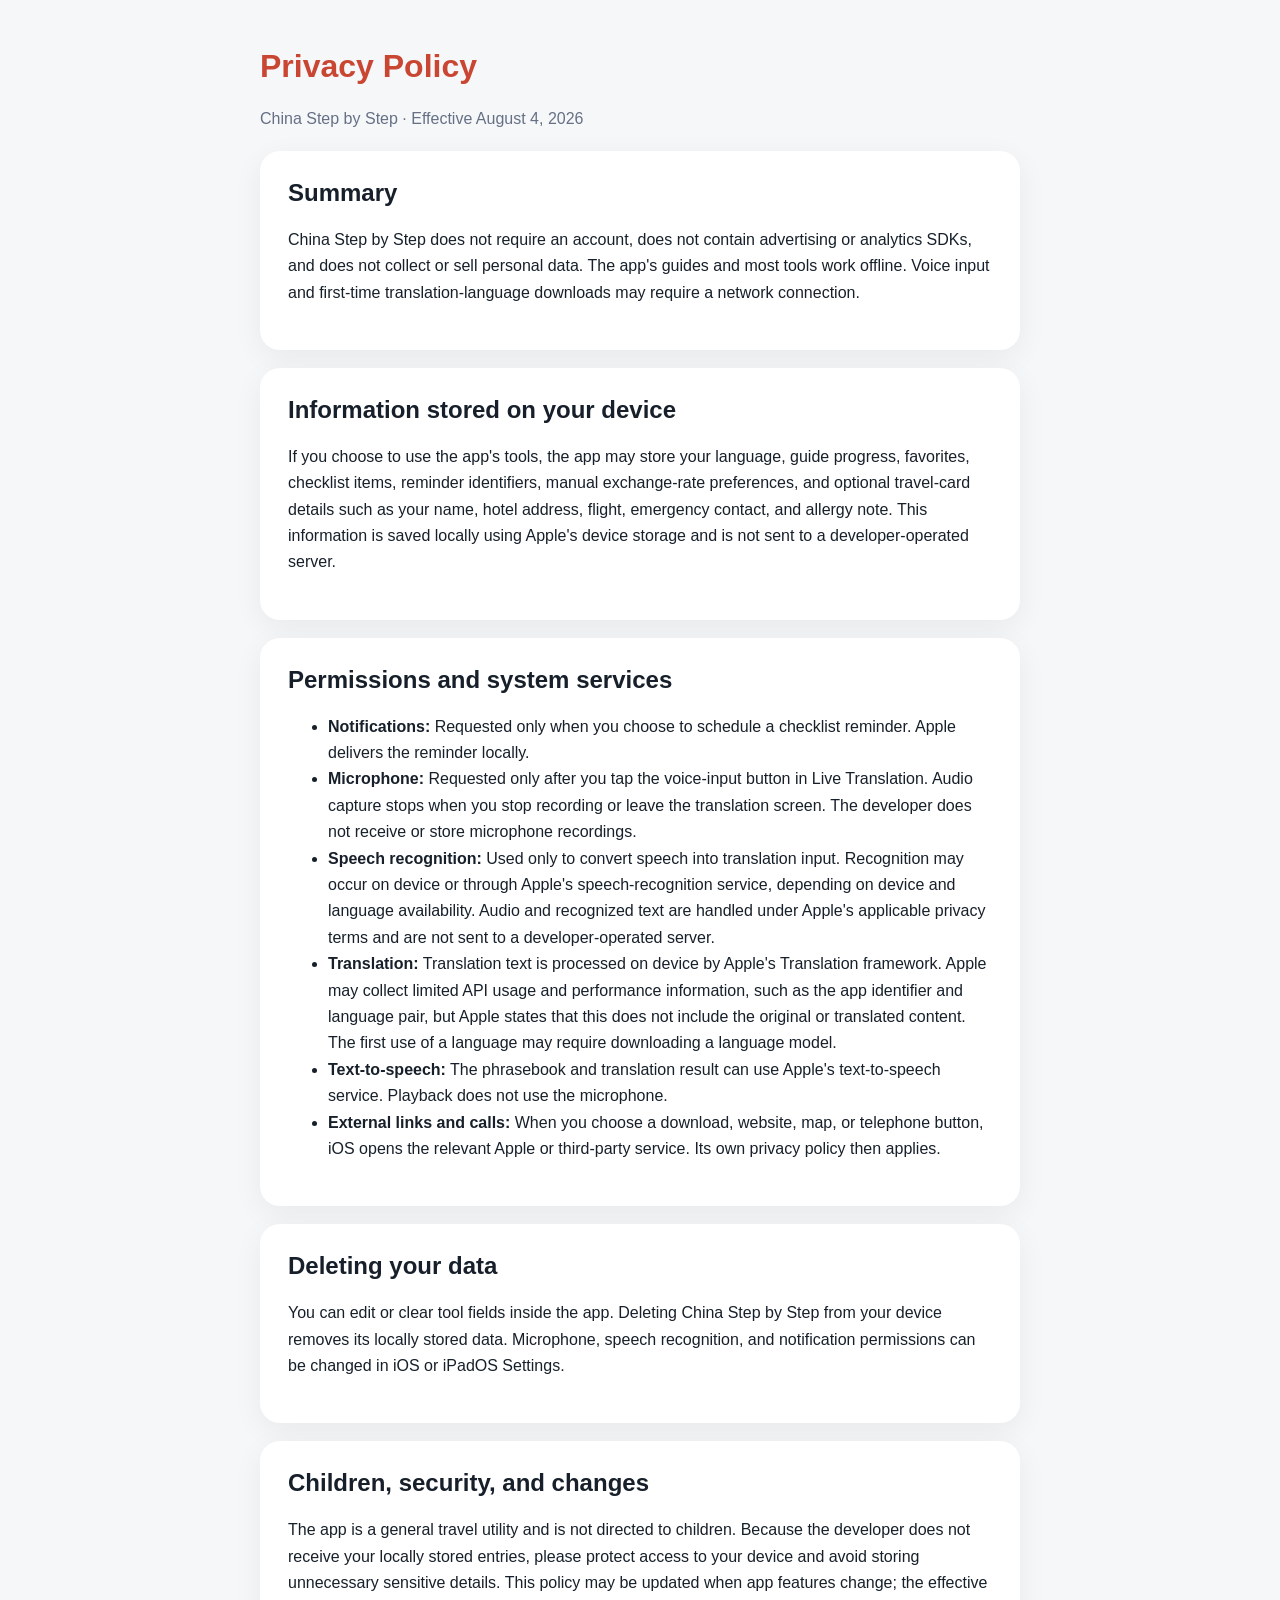
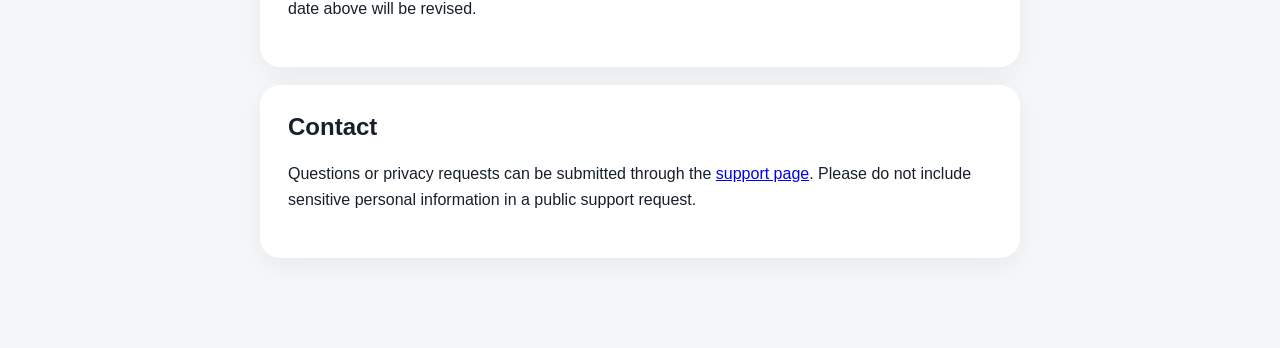
<file: index.html>
<!doctype html>
<html lang="en">
<head>
  <meta charset="utf-8">
  <meta name="viewport" content="width=device-width, initial-scale=1">
  <title>China Step by Step Privacy Policy</title>
  <style>
    :root { color-scheme: light dark; font-family: -apple-system, BlinkMacSystemFont, "Segoe UI", sans-serif; }
    body { margin: 0; background: #f6f7f9; color: #17202a; }
    main { max-width: 760px; margin: 0 auto; padding: 48px 20px 72px; }
    .card { background: white; border-radius: 20px; padding: 28px; margin: 18px 0; box-shadow: 0 8px 30px rgba(0,0,0,.06); }
    h1, h2 { margin-top: 0; } h1 { color: #c94732; } p, li { line-height: 1.65; }
    .muted { color: #667085; }
    @media (prefers-color-scheme: dark) { body { background: #111418; color: #f3f4f6; } .card { background: #1d2229; } .muted { color: #aeb7c4; } }
  </style>
</head>
<body>
<main>
  <h1>Privacy Policy</h1>
  <p class="muted">China Step by Step · Effective August 4, 2026</p>

  <section class="card">
    <h2>Summary</h2>
    <p>China Step by Step does not require an account, does not contain advertising or analytics SDKs, and does not collect or sell personal data. The app's guides and most tools work offline. Voice input and first-time translation-language downloads may require a network connection.</p>
  </section>

  <section class="card">
    <h2>Information stored on your device</h2>
    <p>If you choose to use the app's tools, the app may store your language, guide progress, favorites, checklist items, reminder identifiers, manual exchange-rate preferences, and optional travel-card details such as your name, hotel address, flight, emergency contact, and allergy note. This information is saved locally using Apple's device storage and is not sent to a developer-operated server.</p>
  </section>

  <section class="card">
    <h2>Permissions and system services</h2>
    <ul>
      <li><strong>Notifications:</strong> Requested only when you choose to schedule a checklist reminder. Apple delivers the reminder locally.</li>
      <li><strong>Microphone:</strong> Requested only after you tap the voice-input button in Live Translation. Audio capture stops when you stop recording or leave the translation screen. The developer does not receive or store microphone recordings.</li>
      <li><strong>Speech recognition:</strong> Used only to convert speech into translation input. Recognition may occur on device or through Apple's speech-recognition service, depending on device and language availability. Audio and recognized text are handled under Apple's applicable privacy terms and are not sent to a developer-operated server.</li>
      <li><strong>Translation:</strong> Translation text is processed on device by Apple's Translation framework. Apple may collect limited API usage and performance information, such as the app identifier and language pair, but Apple states that this does not include the original or translated content. The first use of a language may require downloading a language model.</li>
      <li><strong>Text-to-speech:</strong> The phrasebook and translation result can use Apple's text-to-speech service. Playback does not use the microphone.</li>
      <li><strong>External links and calls:</strong> When you choose a download, website, map, or telephone button, iOS opens the relevant Apple or third-party service. Its own privacy policy then applies.</li>
    </ul>
  </section>

  <section class="card">
    <h2>Deleting your data</h2>
    <p>You can edit or clear tool fields inside the app. Deleting China Step by Step from your device removes its locally stored data. Microphone, speech recognition, and notification permissions can be changed in iOS or iPadOS Settings.</p>
  </section>

  <section class="card">
    <h2>Children, security, and changes</h2>
    <p>The app is a general travel utility and is not directed to children. Because the developer does not receive your locally stored entries, please protect access to your device and avoid storing unnecessary sensitive details. This policy may be updated when app features change; the effective date above will be revised.</p>
  </section>

  <section class="card">
    <h2>Contact</h2>
    <p>Questions or privacy requests can be submitted through the <a href="support.html">support page</a>. Please do not include sensitive personal information in a public support request.</p>
  </section>
</main>
</body>
</html>
</file>
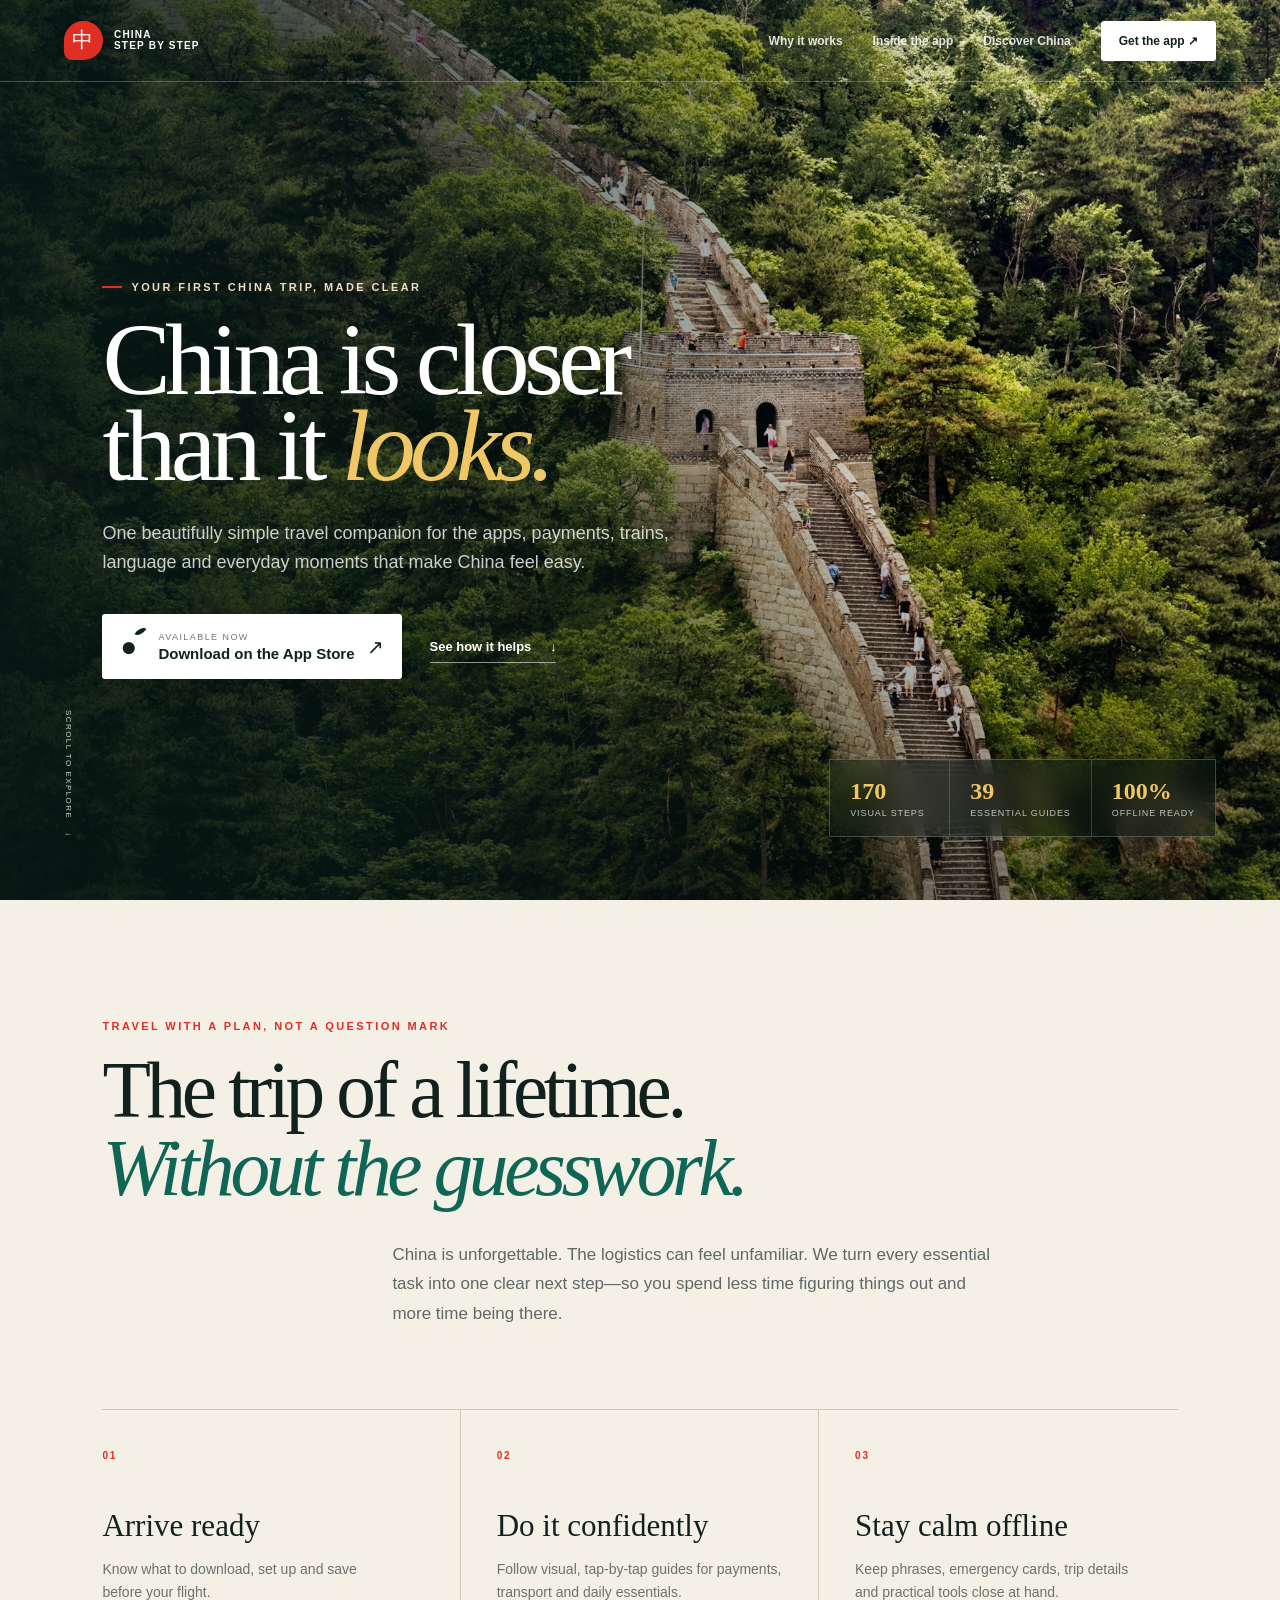
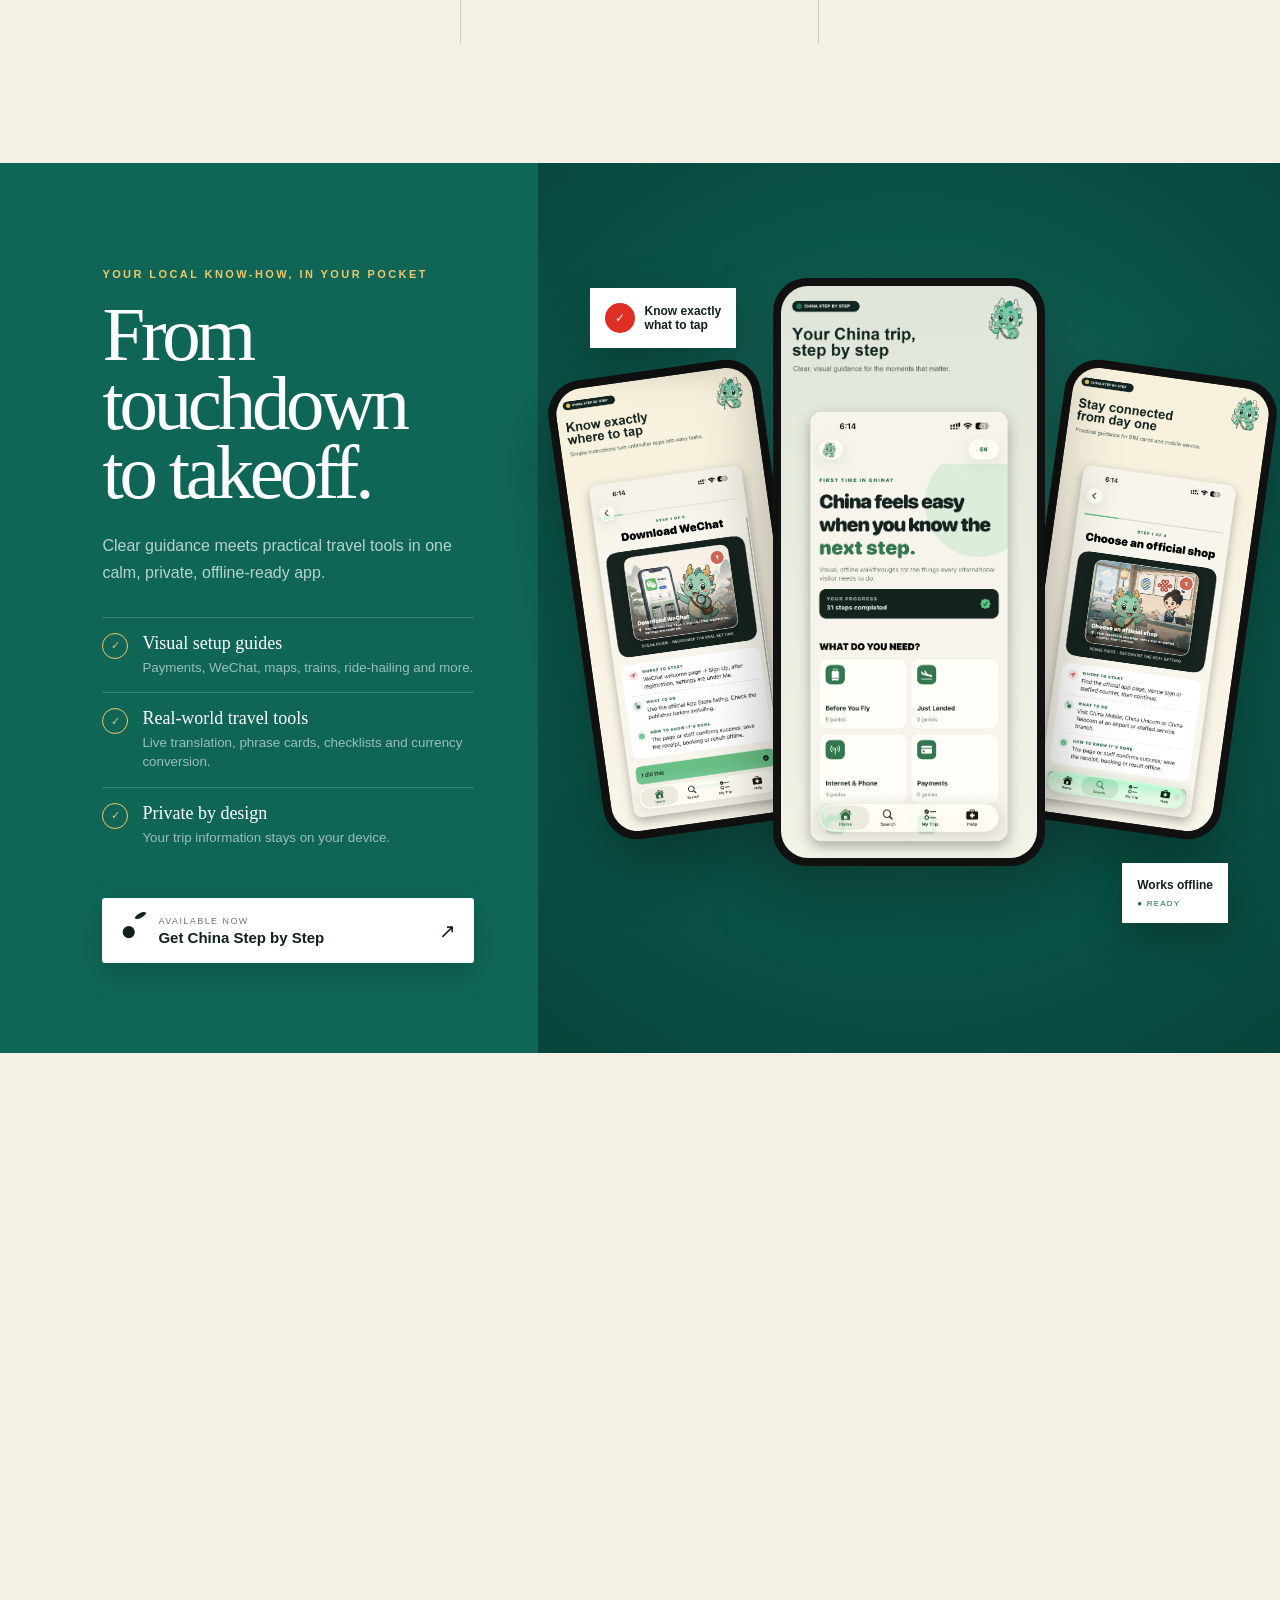
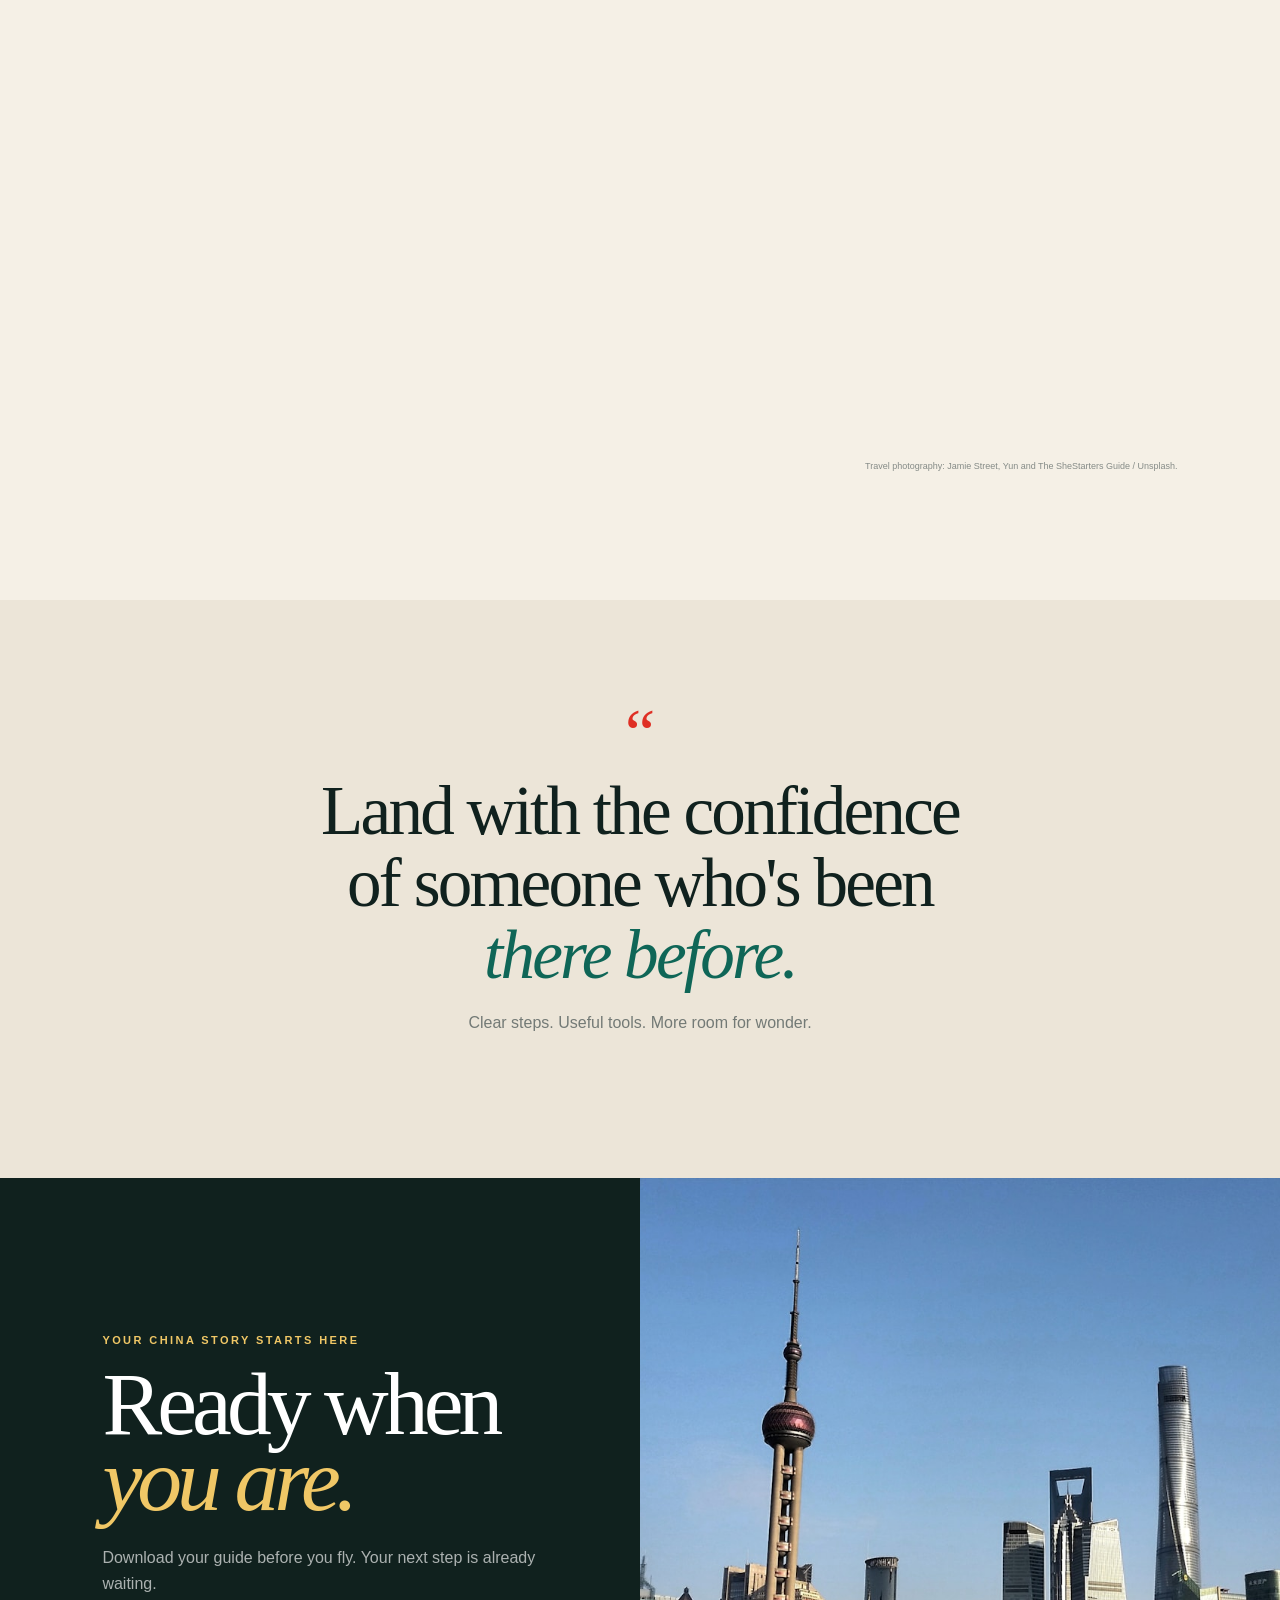
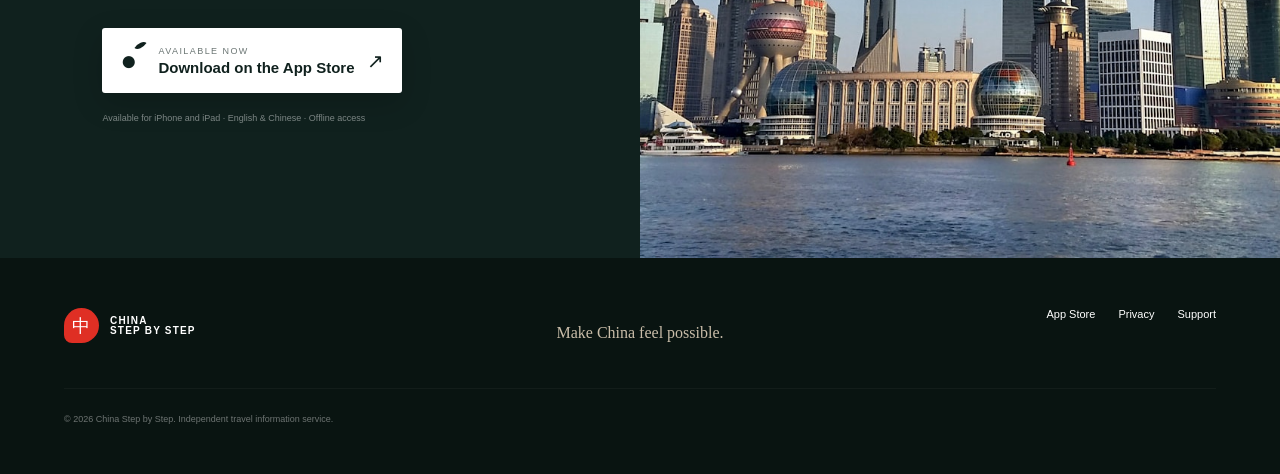
<file: product-site/index.html>
<!doctype html>
<html lang="en">
<head>
  <meta charset="utf-8">
  <meta name="viewport" content="width=device-width,initial-scale=1">
  <title>China Step by Step — Your China trip, made clear</title>
  <meta name="description" content="The offline-ready visual travel companion for payments, apps, trains, translation and everyday life in China.">
  <meta property="og:title" content="China Step by Step — Your China trip, made clear">
  <meta property="og:description" content="The offline-ready visual travel companion for your first trip to China.">
  <meta property="og:image" content="https://kirala-git.github.io/china-step-by-step-privacy/product-site/launch-assets/og.png">
  <meta property="og:type" content="website">
  <meta property="og:url" content="https://kirala-git.github.io/china-step-by-step-privacy/product-site/">
  <meta name="twitter:card" content="summary_large_image">
  <link rel="stylesheet" href="launch.css">
  <script defer src="launch.js"></script>
</head>
<body>
<main>
  <nav class="nav">
    <a class="logo" href="#top"><span>中</span><b>CHINA<br>STEP BY STEP</b></a>
    <div class="nav-links" id="nav-links">
      <a href="#why">Why it works</a><a href="#inside">Inside the app</a><a href="#discover">Discover China</a>
      <a class="nav-cta" href="https://apps.apple.com/app/id6795864818" target="_blank" rel="noreferrer">Get the app ↗</a>
    </div>
    <button class="menu" id="menu" aria-label="Toggle menu">☰</button>
  </nav>

  <header class="hero" id="top">
    <img class="hero-image" src="launch-assets/attractions/great-wall.jpg" alt="The Great Wall of China winding through green mountains">
    <div class="hero-shade"></div>
    <div class="hero-copy">
      <div class="eyebrow"><span></span> YOUR FIRST CHINA TRIP, MADE CLEAR</div>
      <h1>China is closer<br>than it <em>looks.</em></h1>
      <p>One beautifully simple travel companion for the apps, payments, trains, language and everyday moments that make China feel easy.</p>
      <div class="hero-actions">
        <a class="store-button light" href="https://apps.apple.com/app/id6795864818" target="_blank" rel="noreferrer"><span class="apple">●</span><span><small>Available now</small><b>Download on the App Store</b></span><span class="arrow">↗</span></a>
        <a class="text-link" href="#inside">See how it helps <span>↓</span></a>
      </div>
    </div>
    <div class="hero-proof"><div><b>170</b><span>visual steps</span></div><div><b>39</b><span>essential guides</span></div><div><b>100%</b><span>offline ready</span></div></div>
    <div class="scroll-note">SCROLL TO EXPLORE <span>↓</span></div>
  </header>

  <section class="confidence" id="why">
    <div class="section-intro reveal"><p class="kicker">TRAVEL WITH A PLAN, NOT A QUESTION MARK</p><h2>The trip of a lifetime.<br><i>Without the guesswork.</i></h2><p class="lead">China is unforgettable. The logistics can feel unfamiliar. We turn every essential task into one clear next step—so you spend less time figuring things out and more time being there.</p></div>
    <div class="feature-row reveal">
      <article><span>01</span><h3>Arrive ready</h3><p>Know what to download, set up and save before your flight.</p></article>
      <article><span>02</span><h3>Do it confidently</h3><p>Follow visual, tap-by-tap guides for payments, transport and daily essentials.</p></article>
      <article><span>03</span><h3>Stay calm offline</h3><p>Keep phrases, emergency cards, trip details and practical tools close at hand.</p></article>
    </div>
  </section>

  <section class="product" id="inside">
    <div class="product-copy reveal">
      <p class="kicker light-kicker">YOUR LOCAL KNOW-HOW, IN YOUR POCKET</p><h2>From touchdown<br>to takeoff.</h2>
      <p>Clear guidance meets practical travel tools in one calm, private, offline-ready app.</p>
      <ul>
        <li><span>✓</span><div><b>Visual setup guides</b><small>Payments, WeChat, maps, trains, ride-hailing and more.</small></div></li>
        <li><span>✓</span><div><b>Real-world travel tools</b><small>Live translation, phrase cards, checklists and currency conversion.</small></div></li>
        <li><span>✓</span><div><b>Private by design</b><small>Your trip information stays on your device.</small></div></li>
      </ul>
      <a class="store-button light" href="https://apps.apple.com/app/id6795864818" target="_blank" rel="noreferrer"><span class="apple">●</span><span><small>Available now</small><b>Get China Step by Step</b></span><span class="arrow">↗</span></a>
    </div>
    <div class="phones reveal" aria-label="China Step by Step app screenshots">
      <div class="phone phone-left"><img src="launch-assets/app-guide.png" alt="Step-by-step WeChat setup guide"></div>
      <div class="phone phone-center"><img src="launch-assets/app-home.png" alt="China Step by Step home screen"></div>
      <div class="phone phone-right"><img src="launch-assets/app-tools.png" alt="Practical travel tools"></div>
      <div class="float-card card-one"><span>✓</span><b>Know exactly<br>what to tap</b></div><div class="float-card card-two"><b>Works offline</b><span>● READY</span></div>
    </div>
  </section>

  <section class="discover" id="discover">
    <div class="discover-head reveal"><div><p class="kicker">ONE COUNTRY. ENDLESS MOMENTS.</p><h2>Go further.<br><i>Feel more.</i></h2></div><p>Ancient paths, impossible peaks and electric skylines—China rewards the curious. We help you arrive ready for all of it.</p></div>
    <div class="gallery reveal">
      <figure class="tall"><img src="launch-assets/attractions/great-wall.jpg" alt="The Great Wall in Beijing"><figcaption><small>THE GREAT WALL · BEIJING</small><b>Walk through history</b></figcaption></figure>
      <figure class="wide"><img src="launch-assets/attractions/zhangjiajie.jpg" alt="Zhangjiajie mountain peaks"><figcaption><small>ZHANGJIAJIE · HUNAN</small><b>Rise above the clouds</b></figcaption></figure>
      <figure class="wide"><img src="launch-assets/attractions/shanghai.jpg" alt="Shanghai skyline"><figcaption><small>THE BUND · SHANGHAI</small><b>Meet tomorrow</b></figcaption></figure>
    </div>
    <p class="photo-credit">Travel photography: Jamie Street, Yun and The SheStarters Guide / Unsplash.</p>
  </section>

  <section class="quote reveal"><span class="quote-mark">“</span><blockquote>Land with the confidence<br>of someone who's been<br><i>there before.</i></blockquote><p>Clear steps. Useful tools. More room for wonder.</p></section>

  <section class="final-cta">
    <div class="final-copy reveal"><p class="kicker light-kicker">YOUR CHINA STORY STARTS HERE</p><h2>Ready when<br><i>you are.</i></h2><p>Download your guide before you fly. Your next step is already waiting.</p><a class="store-button light" href="https://apps.apple.com/app/id6795864818" target="_blank" rel="noreferrer"><span class="apple">●</span><span><small>Available now</small><b>Download on the App Store</b></span><span class="arrow">↗</span></a><small>Available for iPhone and iPad · English &amp; Chinese · Offline access</small></div>
    <img src="launch-assets/attractions/shanghai.jpg" alt="Shanghai skyline across the Huangpu River">
  </section>

  <footer><div class="footer-brand"><span>中</span><b>CHINA<br>STEP BY STEP</b></div><p>Make China feel possible.</p><div><a href="https://apps.apple.com/app/id6795864818" target="_blank" rel="noreferrer">App Store</a><a href="../">Privacy</a><a href="../support.html">Support</a></div><small>© 2026 China Step by Step. Independent travel information service.</small></footer>
</main>
</body>
</html>
</file>
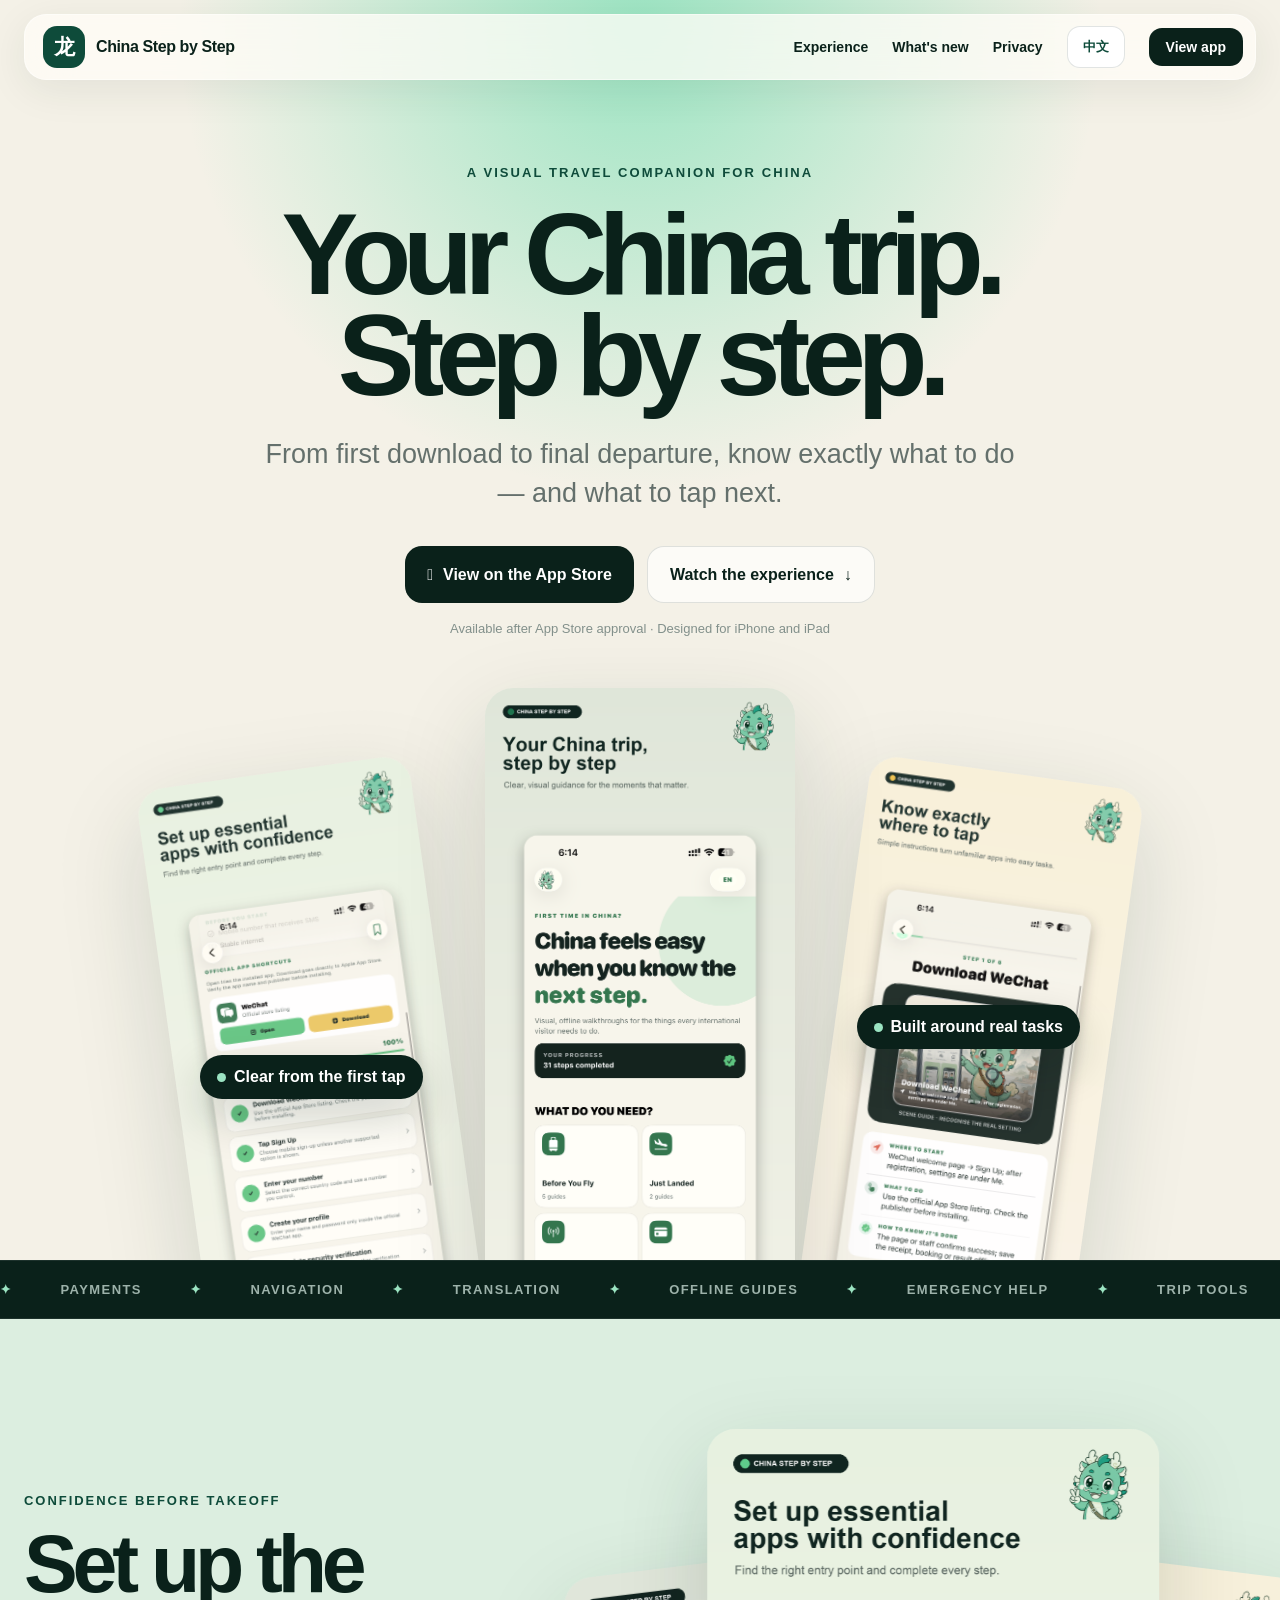
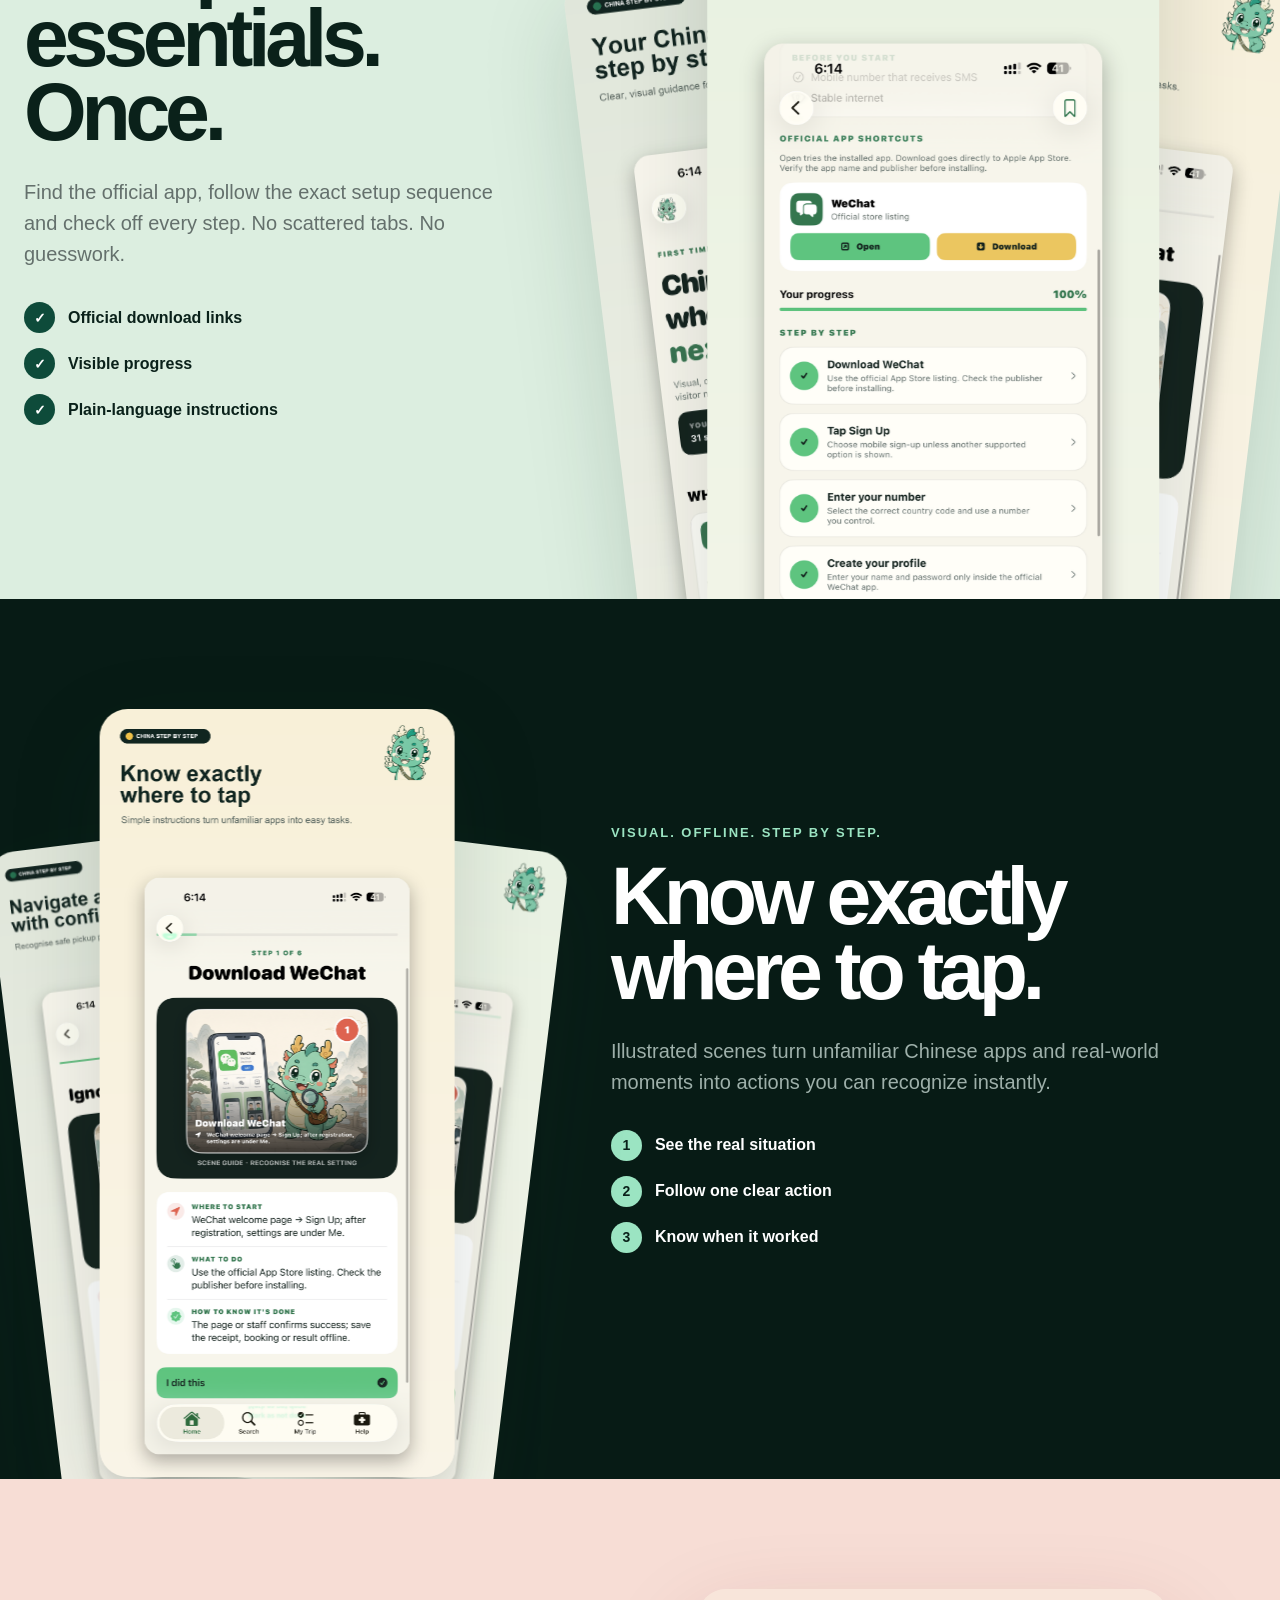
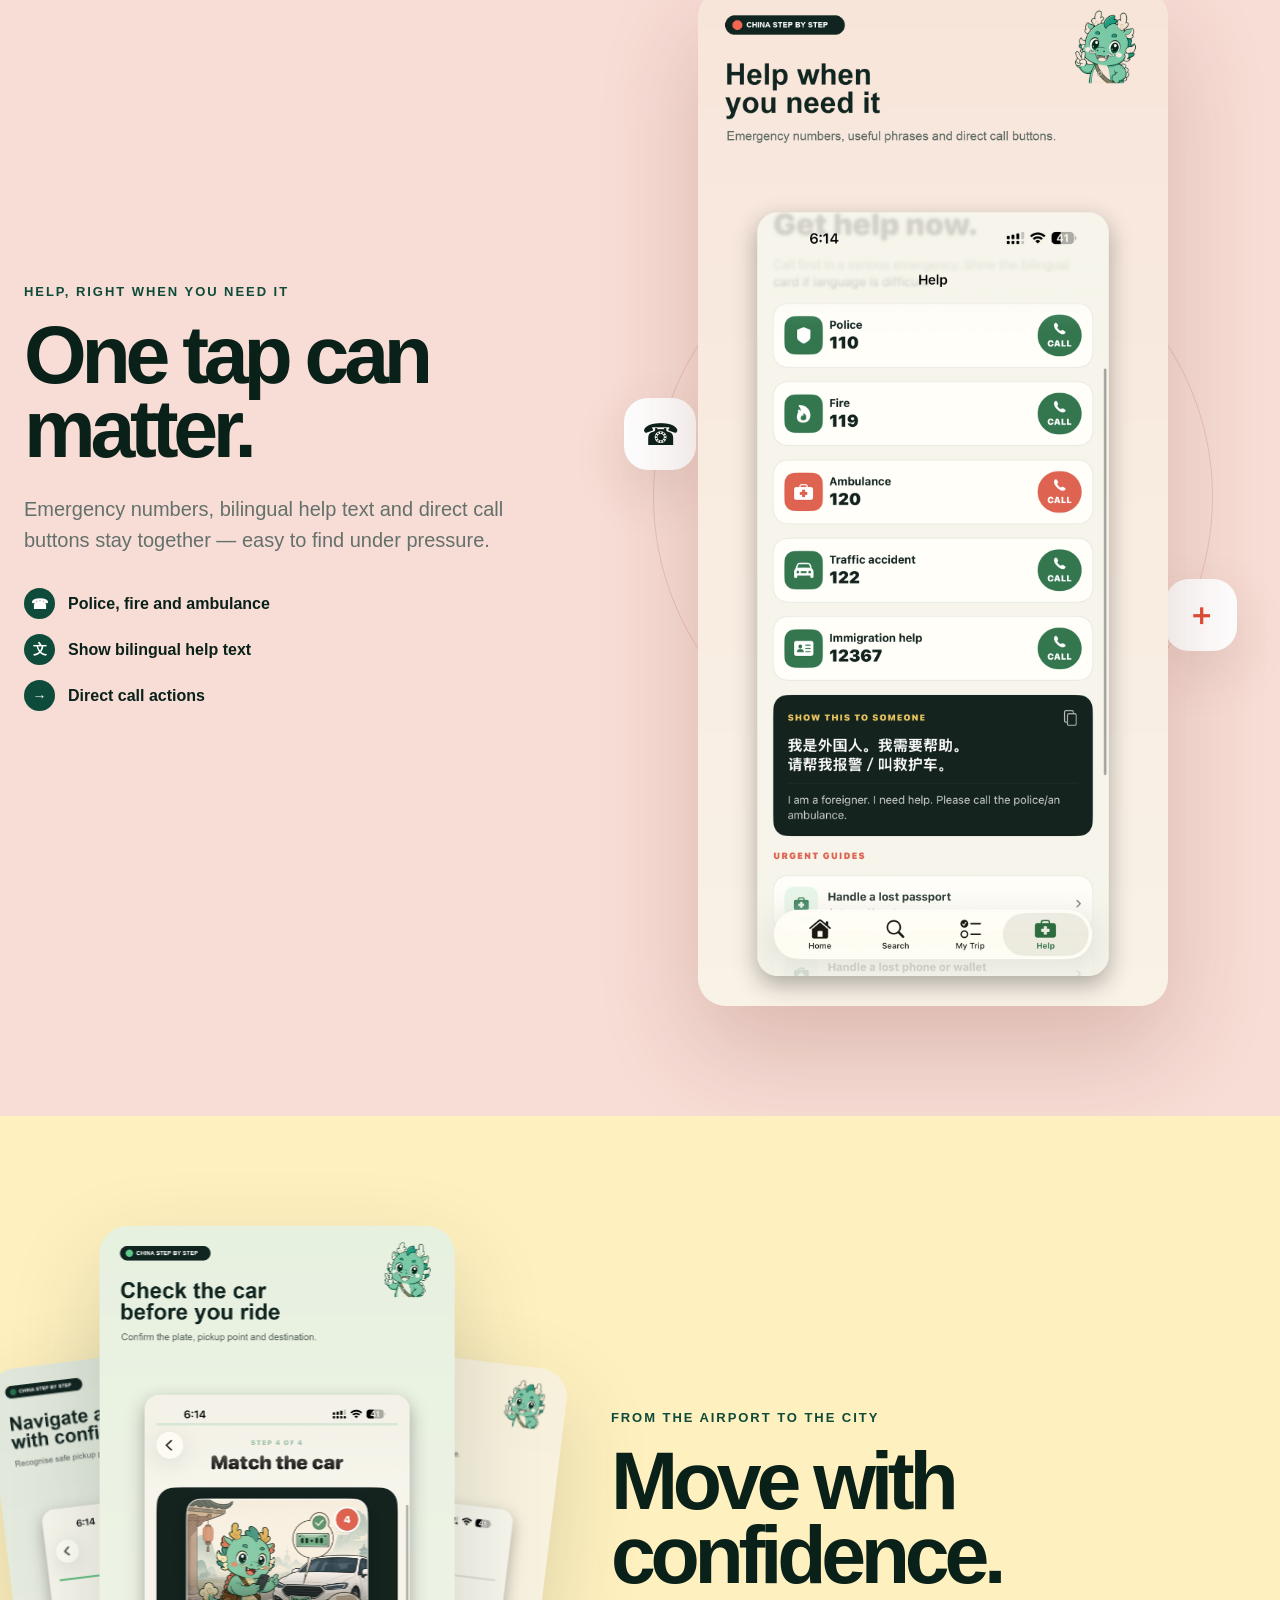
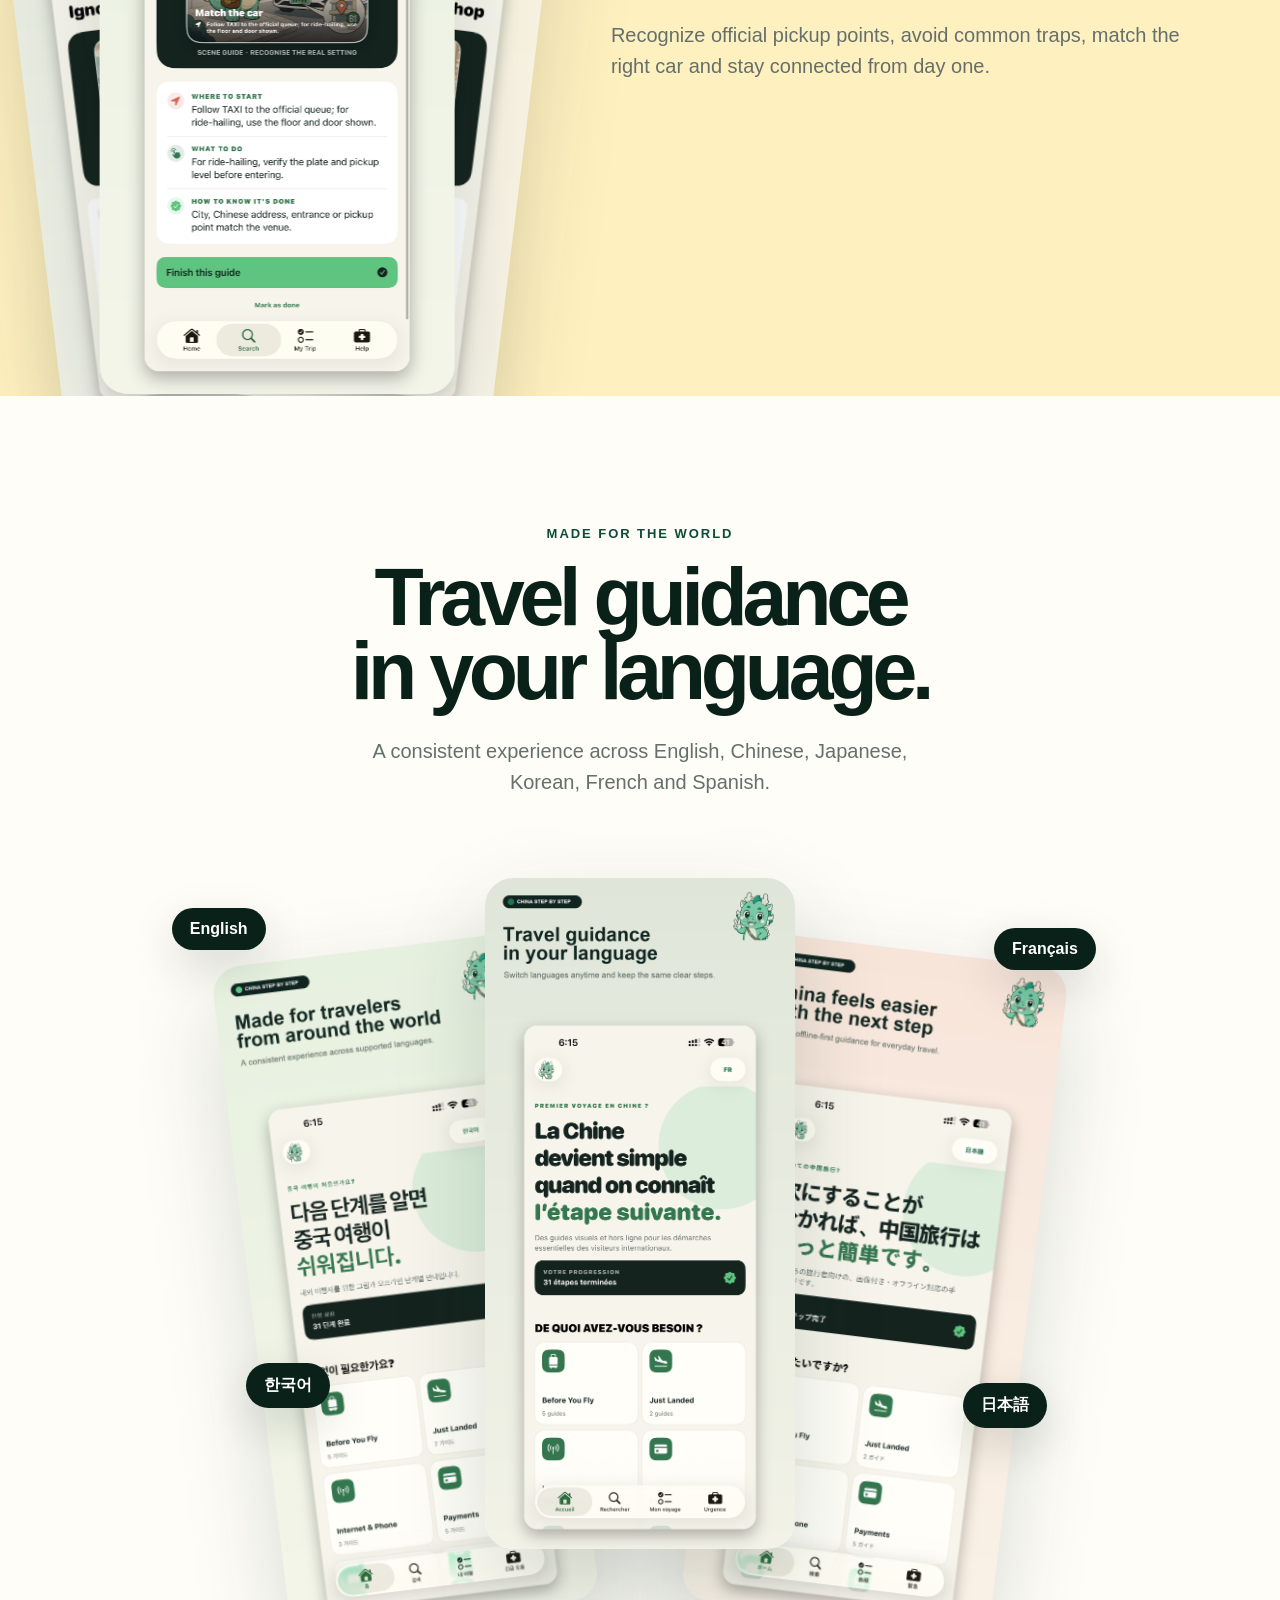
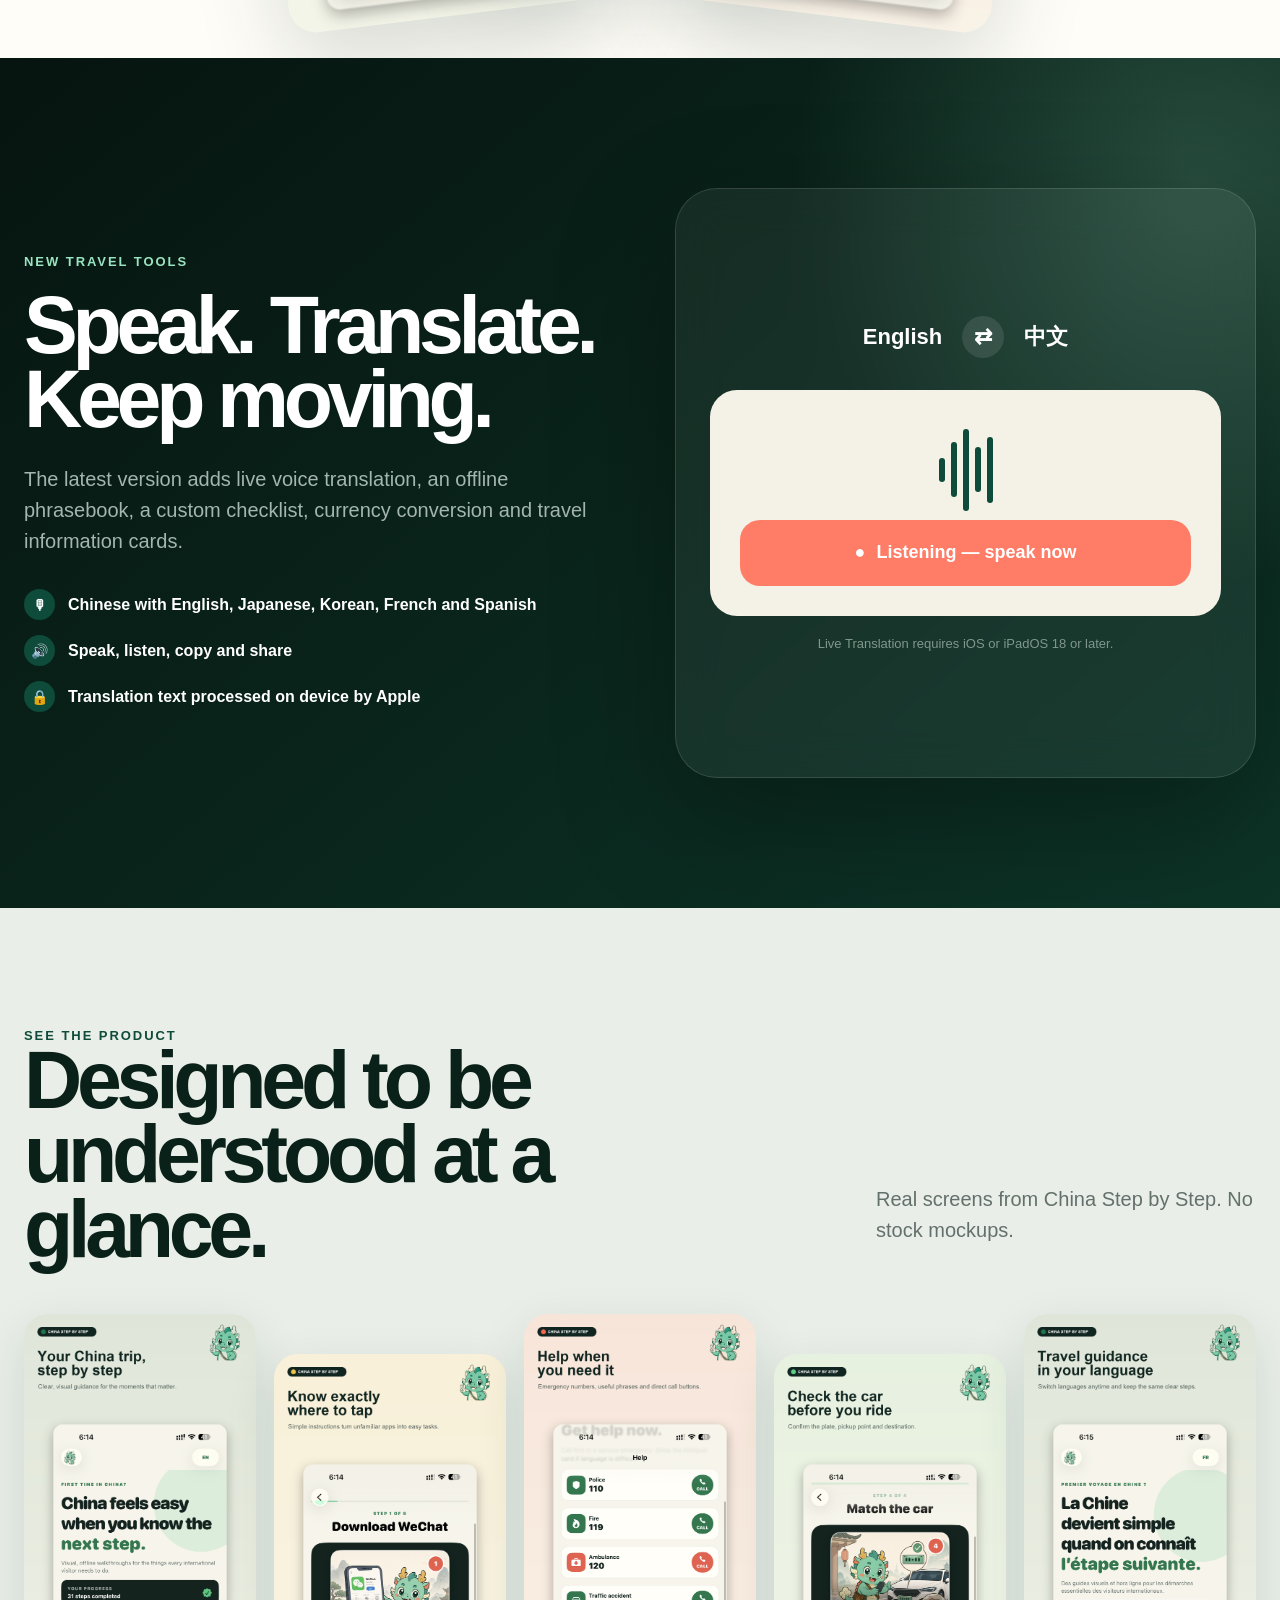
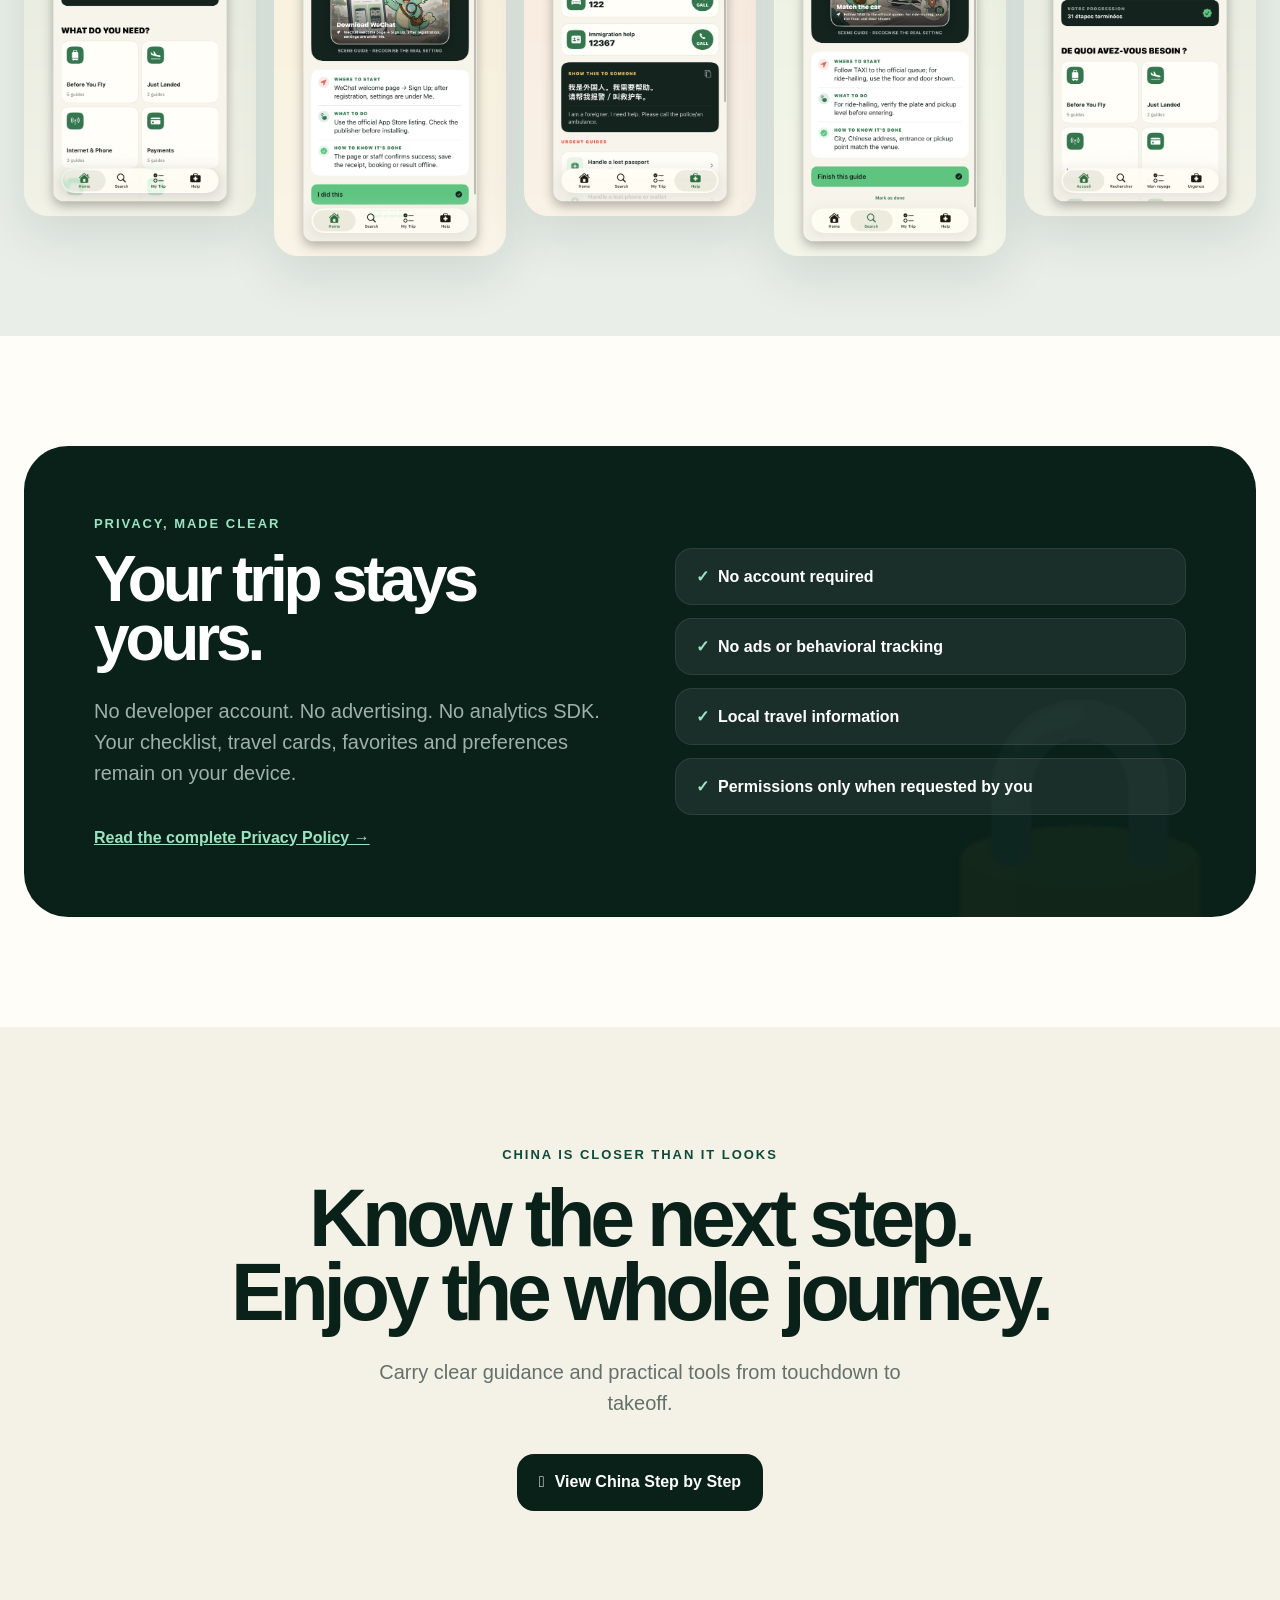
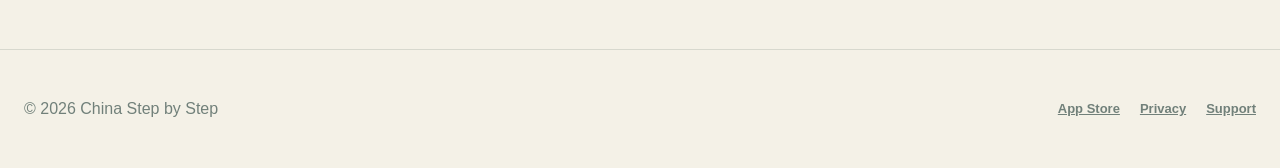
<file: product.html>
<!doctype html>
<html lang="en">
<head>
  <meta charset="utf-8">
  <meta name="viewport" content="width=device-width, initial-scale=1">
  <meta name="description" content="China Step by Step — a visual travel companion for international visitors to China.">
  <meta name="theme-color" content="#f4f1e7">
  <title>China Step by Step — Your China Trip, Step by Step</title>
  <style>
    :root{--ink:#0a211a;--green:#0e4b3a;--mint:#9be4c2;--coral:#ff7c67;--yellow:#ffd66b;--cream:#f4f1e7;--paper:#fffdf8;--muted:#64706c;--line:rgba(10,33,26,.12);--shadow:0 34px 90px rgba(19,46,37,.17)}
    *{box-sizing:border-box}html{scroll-behavior:smooth}body{margin:0;background:var(--cream);color:var(--ink);font-family:-apple-system,BlinkMacSystemFont,"SF Pro Display","Segoe UI",sans-serif;overflow-x:hidden}a{color:inherit}.wrap{width:min(1240px,calc(100% - 48px));margin:auto}.nav{position:fixed;z-index:50;left:0;right:0;top:14px}.nav-in{height:66px;padding:0 12px 0 18px;border:1px solid rgba(255,255,255,.48);border-radius:22px;background:rgba(255,253,248,.76);backdrop-filter:blur(24px);box-shadow:0 10px 40px rgba(20,45,37,.08);display:flex;align-items:center}.brand{display:flex;align-items:center;gap:11px;text-decoration:none;font-weight:900;letter-spacing:-.025em}.brand-logo{width:42px;height:42px;border-radius:14px;background:var(--green);color:white;display:grid;place-items:center;font-size:21px}.links{margin-left:auto;display:flex;align-items:center;gap:24px}.links a{text-decoration:none;font-size:14px;font-weight:750}.language{height:42px;padding:0 15px;border:1px solid var(--line);border-radius:13px;background:white;font-weight:850;color:var(--green);cursor:pointer}.store-small{padding:11px 17px;border-radius:13px;background:var(--ink);color:#fff!important;font-weight:850!important}
    .hero{min-height:1040px;padding:165px 0 0;text-align:center;position:relative;overflow:hidden}.hero:before{content:"";position:absolute;width:920px;height:920px;border-radius:50%;background:radial-gradient(circle,var(--mint),rgba(155,228,194,.25) 52%,transparent 71%);left:50%;top:-430px;transform:translateX(-50%);z-index:-1}.overline{font-size:13px;letter-spacing:.16em;font-weight:900;color:var(--green)}h1{font-size:clamp(64px,9vw,124px);line-height:.88;letter-spacing:-.075em;margin:24px auto 28px;max-width:1100px}.hero-copy{font-size:clamp(19px,2.2vw,27px);line-height:1.45;color:var(--muted);max-width:780px;margin:auto}.actions{display:flex;justify-content:center;gap:13px;flex-wrap:wrap;margin:33px 0 18px}.button{min-height:57px;padding:0 22px;border-radius:17px;display:inline-flex;align-items:center;justify-content:center;gap:10px;text-decoration:none;font-weight:900}.primary{background:var(--ink);color:white}.secondary{background:rgba(255,255,255,.68);border:1px solid var(--line)}.availability{font-size:13px;color:#82908b}.hero-stage{height:590px;position:relative;margin-top:34px;perspective:1400px}.shot{position:absolute;display:block;border-radius:28px;box-shadow:var(--shadow);will-change:transform}.hero-shot{width:310px;left:50%;top:18px;transform:translateX(-50%);z-index:4}.hero-side{width:275px;top:100px;opacity:.93}.hero-left{left:calc(50% - 465px);transform:rotate(-8deg)}.hero-right{right:calc(50% - 465px);transform:rotate(8deg)}.badge{position:absolute;z-index:8;background:var(--ink);color:#fff;padding:13px 17px;border-radius:999px;font-weight:850;box-shadow:0 18px 45px rgba(10,33,26,.2)}.badge-one{left:calc(50% - 440px);top:385px}.badge-two{right:calc(50% - 440px);top:335px}.badge i{display:inline-block;width:9px;height:9px;border-radius:50%;background:var(--mint);margin-right:8px}
    .strip{background:var(--ink);color:white;overflow:hidden;border-block:1px solid rgba(255,255,255,.08)}.strip-track{width:max-content;display:flex;gap:48px;padding:21px 0;animation:scroll 34s linear infinite;font-size:13px;font-weight:900;letter-spacing:.11em;color:#9db2aa}.strip span:before{content:"✦";color:var(--mint);margin-right:48px}
    .chapter{min-height:880px;display:flex;align-items:center;padding:110px 0;position:relative;overflow:hidden}.chapter-grid{display:grid;grid-template-columns:.88fr 1.12fr;gap:80px;align-items:center}.chapter.flip .chapter-copy{order:2}.chapter.flip .visual{order:1}.eyebrow{font-size:13px;font-weight:900;letter-spacing:.15em;color:var(--green)}h2{font-size:clamp(52px,6.3vw,92px);line-height:.92;letter-spacing:-.065em;margin:19px 0 28px}.copy{font-size:20px;line-height:1.55;color:var(--muted);max-width:570px}.feature-list{display:grid;gap:15px;margin-top:32px}.feature{display:flex;gap:13px;align-items:center;font-weight:800}.feature span:first-child{width:31px;height:31px;border-radius:50%;display:grid;place-items:center;background:var(--green);color:white;font-size:14px}.visual{position:relative;min-height:660px}.screen-main{width:min(470px,70%);left:50%;top:0;transform:translateX(-50%);z-index:3}.screen-back{width:min(390px,60%);top:125px;filter:saturate(.88)}.back-left{left:0;transform:rotate(-7deg)}.back-right{right:0;transform:rotate(7deg)}.mint-scene{background:#dceee0}.yellow-scene{background:#fff0bf}.coral-scene{background:#f7ddd5}.dark-scene{background:#071b15;color:white}.dark-scene .eyebrow{color:var(--mint)}.dark-scene .copy{color:#9eb0aa}.dark-scene .feature span:first-child{background:var(--mint);color:var(--ink)}
    .emergency-visual{min-height:690px;display:grid;place-items:center}.emergency-img{width:min(470px,78%);position:relative!important;box-shadow:0 42px 100px rgba(105,31,22,.2)}.help-orbit{position:absolute;width:560px;height:560px;border:1px solid rgba(126,44,32,.15);border-radius:50%}.help-orbit:before,.help-orbit:after{content:"";position:absolute;width:72px;height:72px;border-radius:24px;display:grid;place-items:center;background:white;box-shadow:0 20px 55px rgba(80,40,30,.12);font-size:30px}.help-orbit:before{content:"☎";left:-30px;top:180px}.help-orbit:after{content:"＋";right:-25px;bottom:125px;color:#e14d37;font-weight:900}
    .world{padding:130px 0;text-align:center;background:var(--paper);overflow:hidden}.world h2{max-width:1000px;margin-inline:auto}.world .copy{margin:0 auto}.language-stage{height:680px;position:relative;margin-top:50px}.language-stage img{width:310px;top:30px}.lang-a{left:50%;transform:translateX(-50%);z-index:5}.lang-b{left:calc(50% - 390px);transform:rotate(-7deg);top:100px!important}.lang-c{right:calc(50% - 390px);transform:rotate(7deg);top:100px!important}.language-chip{position:absolute;z-index:8;padding:12px 18px;border-radius:999px;background:var(--ink);color:white;font-weight:900;box-shadow:0 16px 45px rgba(10,33,26,.15)}.chip-en{left:12%;top:60px}.chip-fr{right:13%;top:80px}.chip-ko{left:18%;bottom:120px}.chip-ja{right:17%;bottom:100px}
    .new{padding:130px 0;background:linear-gradient(140deg,#06140f,#0d3427);color:white;position:relative;overflow:hidden}.new:after{content:"";position:absolute;width:850px;height:850px;border-radius:50%;background:radial-gradient(circle,rgba(155,228,194,.2),transparent 67%);right:-340px;top:-300px}.new-grid{display:grid;grid-template-columns:1fr 1fr;gap:70px;align-items:center;position:relative;z-index:2}.new .eyebrow{color:var(--mint)}.new h2{max-width:680px}.new .copy{color:#a3b6af}.voice-ui{min-height:590px;border:1px solid rgba(255,255,255,.13);border-radius:42px;background:rgba(255,255,255,.055);backdrop-filter:blur(22px);padding:34px;box-shadow:0 40px 120px rgba(0,0,0,.3);display:flex;flex-direction:column;justify-content:center}.voice-top{display:flex;justify-content:center;align-items:center;gap:20px;font-size:22px;font-weight:900}.swap{width:42px;height:42px;border-radius:50%;background:rgba(255,255,255,.1);display:grid;place-items:center}.voice-card{margin-top:32px;padding:30px;border-radius:27px;background:#f4f1e7;color:var(--ink)}.wave{height:100px;display:flex;align-items:center;justify-content:center;gap:6px}.wave i{display:block;width:6px;border-radius:6px;background:var(--green);animation:wave 1.1s ease-in-out infinite}.wave i:nth-child(1){height:24px}.wave i:nth-child(2){height:55px;animation-delay:.1s}.wave i:nth-child(3){height:82px;animation-delay:.2s}.wave i:nth-child(4){height:45px;animation-delay:.3s}.wave i:nth-child(5){height:66px;animation-delay:.4s}.record{height:66px;border-radius:20px;background:var(--coral);color:white;display:flex;align-items:center;justify-content:center;gap:11px;font-size:18px;font-weight:900}.new-note{font-size:13px;color:#80978e;margin-top:20px;text-align:center}
    .gallery{padding:120px 0;background:#e9eee8}.gallery-head{display:flex;align-items:end;justify-content:space-between;gap:30px;margin-bottom:48px}.gallery-head h2{margin:0;max-width:760px}.gallery-head .copy{max-width:380px}.gallery-track{display:grid;grid-template-columns:repeat(5,1fr);gap:18px}.gallery-track img{position:relative;width:100%;border-radius:24px;box-shadow:0 18px 50px rgba(20,55,42,.12);transition:transform .35s ease}.gallery-track img:nth-child(even){transform:translateY(40px)}.gallery-track img:hover{transform:translateY(-10px) scale(1.02);z-index:2}
    .privacy{padding:110px 0;background:var(--paper)}.privacy-card{border-radius:44px;background:var(--ink);color:white;padding:70px;display:grid;grid-template-columns:1fr 1fr;gap:70px;position:relative;overflow:hidden}.privacy-card:after{content:"🔒";position:absolute;font-size:330px;right:-30px;bottom:-140px;opacity:.035}.privacy-card .eyebrow{color:var(--mint)}.privacy-card h2{font-size:clamp(47px,5vw,74px)}.privacy-card .copy{color:#a0b0aa}.privacy-points{display:grid;gap:13px;align-content:center;position:relative;z-index:2}.privacy-point{padding:18px 20px;border-radius:17px;background:rgba(255,255,255,.065);border:1px solid rgba(255,255,255,.08);font-weight:800}.privacy-point b{color:var(--mint);margin-right:9px}.privacy-link{display:inline-block;margin-top:20px;color:var(--mint);font-weight:900}
    .final{padding:120px 0;text-align:center;background:var(--cream)}.final h2{max-width:1000px;margin-inline:auto}.final .copy{margin:0 auto}.final .actions{margin-top:35px}.footer{padding:50px 0;color:#71807a;border-top:1px solid var(--line)}.footer-in{display:flex;align-items:center;gap:20px}.footer-links{margin-left:auto;display:flex;gap:20px}.footer a{font-size:13px;font-weight:800}
    [data-lang=zh]{display:none}body.zh [data-lang=en]{display:none}body.zh [data-lang=zh]{display:revert}
    @keyframes scroll{to{transform:translateX(-50%)}}@keyframes wave{50%{transform:scaleY(.42);opacity:.55}}
    @media(max-width:940px){.chapter-grid,.new-grid,.privacy-card{grid-template-columns:1fr}.chapter.flip .chapter-copy,.chapter.flip .visual{order:initial}.chapter-copy{text-align:center}.chapter-copy .copy{margin-inline:auto}.feature-list{width:max-content;max-width:100%;margin-inline:auto;text-align:left}.visual{min-height:620px}.gallery-track{grid-template-columns:repeat(3,1fr)}.gallery-track img:nth-child(even){transform:none}.links a:not(.store-small){display:none}.world{padding-bottom:70px}.privacy-card{gap:35px}.language-stage{transform:scale(.88);margin-inline:-70px}}
    @media(max-width:620px){.wrap{width:min(100% - 26px,1240px)}.nav{top:8px}.nav-in{height:58px}.brand span:last-child{font-size:13px}.store-small{display:none}.language{height:39px}.hero{min-height:900px;padding-top:125px}.hero h1{font-size:58px}.hero-copy{font-size:18px}.hero-stage{height:470px;margin-top:26px}.hero-shot{width:230px}.hero-side{width:190px;top:85px}.hero-left{left:-28px}.hero-right{right:-28px}.badge{font-size:11px;padding:10px 12px}.badge-one{left:5px;top:320px}.badge-two{right:5px;top:280px}.chapter{min-height:auto;padding:85px 0}.chapter-grid{gap:35px}h2{font-size:49px}.copy{font-size:17px}.visual,.emergency-visual{min-height:500px}.screen-main{width:70%}.screen-back{width:56%}.help-orbit{width:390px;height:390px}.emergency-img{width:72%}.language-stage{height:520px;transform:none;margin-inline:0}.language-stage img{width:210px}.lang-b{left:-40px}.lang-c{right:-40px}.language-chip{display:none}.voice-ui{min-height:450px;padding:20px;border-radius:30px}.new{padding:90px 0}.gallery{padding:85px 0}.gallery-head{display:block}.gallery-track{grid-template-columns:1fr 1fr;gap:12px}.gallery-track img{border-radius:17px}.gallery-track img:last-child{display:none}.privacy-card{padding:38px 23px;border-radius:30px}.final{padding:85px 0}.footer-in{display:block;text-align:center}.footer-links{justify-content:center;margin:20px 0 0}.availability{max-width:300px;margin-inline:auto}.actions{gap:9px}.button{width:100%}}
    @media(prefers-reduced-motion:reduce){*{animation:none!important;scroll-behavior:auto!important}}
  </style>
</head>
<body>
  <nav class="nav"><div class="wrap nav-in"><a class="brand" href="#top"><span class="brand-logo">龙</span><span>China Step by Step</span></a><div class="links"><a href="#experience" data-lang="en">Experience</a><a href="#experience" data-lang="zh">产品体验</a><a href="#new" data-lang="en">What's new</a><a href="#new" data-lang="zh">新功能</a><a href="#privacy" data-lang="en">Privacy</a><a href="#privacy" data-lang="zh">隐私</a><button class="language" id="language">中文</button><a class="store-small" href="https://apps.apple.com/app/id6795864818"><span data-lang="en">View app</span><span data-lang="zh">查看 App</span></a></div></div></nav>
  <main id="top">
    <header class="hero"><div class="wrap"><div class="overline" data-lang="en">A VISUAL TRAVEL COMPANION FOR CHINA</div><div class="overline" data-lang="zh">为中国旅行而生的视觉旅行助手</div><h1 data-lang="en">Your China trip.<br>Step by step.</h1><h1 data-lang="zh">你的中国之旅。<br>一步一步，更轻松。</h1><p class="hero-copy" data-lang="en">From first download to final departure, know exactly what to do — and what to tap next.</p><p class="hero-copy" data-lang="zh">从出发前下载应用到旅程结束，清楚知道该做什么、下一步点哪里。</p><div class="actions"><a class="button primary" href="https://apps.apple.com/app/id6795864818"><span></span><span data-lang="en">View on the App Store</span><span data-lang="zh">前往 App Store</span></a><a class="button secondary" href="#experience"><span data-lang="en">Watch the experience</span><span data-lang="zh">查看产品体验</span><span>↓</span></a></div><div class="availability" data-lang="en">Available after App Store approval · Designed for iPhone and iPad</div><div class="availability" data-lang="zh">通过 App Store 审核后开放下载 · 专为 iPhone 与 iPad 设计</div><div class="hero-stage"><img class="shot hero-side hero-left" src="product-assets/02_IMG_2132.png" alt="Official app shortcuts and setup steps"><img class="shot hero-shot" src="product-assets/01_IMG_2131.png" alt="China Step by Step home screen"><img class="shot hero-side hero-right" src="product-assets/03_IMG_2133.png" alt="Step-by-step WeChat setup guide"><div class="badge badge-one"><i></i><span data-lang="en">Clear from the first tap</span><span data-lang="zh">从第一次点击就清楚</span></div><div class="badge badge-two"><i></i><span data-lang="en">Built around real tasks</span><span data-lang="zh">围绕真实任务设计</span></div></div></div></header>
    <div class="strip"><div class="strip-track"><span>PAYMENTS</span><span>NAVIGATION</span><span>TRANSLATION</span><span>OFFLINE GUIDES</span><span>EMERGENCY HELP</span><span>TRIP TOOLS</span><span>PAYMENTS</span><span>NAVIGATION</span><span>TRANSLATION</span><span>OFFLINE GUIDES</span><span>EMERGENCY HELP</span><span>TRIP TOOLS</span></div></div>
    <section id="experience" class="chapter mint-scene"><div class="wrap chapter-grid"><div class="chapter-copy"><div class="eyebrow" data-lang="en">CONFIDENCE BEFORE TAKEOFF</div><div class="eyebrow" data-lang="zh">起飞前就准备好</div><h2 data-lang="en">Set up the essentials. Once.</h2><h2 data-lang="zh">关键事项，一次准备完成。</h2><p class="copy" data-lang="en">Find the official app, follow the exact setup sequence and check off every step. No scattered tabs. No guesswork.</p><p class="copy" data-lang="zh">找到官方应用，按照准确顺序完成设置并逐项确认。不必打开一堆网页，也不需要猜测。</p><div class="feature-list"><div class="feature"><span>✓</span><span data-lang="en">Official download links</span><span data-lang="zh">官方下载链接</span></div><div class="feature"><span>✓</span><span data-lang="en">Visible progress</span><span data-lang="zh">清晰进度反馈</span></div><div class="feature"><span>✓</span><span data-lang="en">Plain-language instructions</span><span data-lang="zh">简单易懂的操作说明</span></div></div></div><div class="visual"><img class="shot screen-back back-left" src="product-assets/01_IMG_2131.png" alt="App home screenshot"><img class="shot screen-main" src="product-assets/02_IMG_2132.png" alt="Essential app setup screenshot"><img class="shot screen-back back-right" src="product-assets/03_IMG_2133.png" alt="Detailed guide screenshot"></div></div></section>
    <section class="chapter dark-scene flip"><div class="wrap chapter-grid"><div class="chapter-copy"><div class="eyebrow" data-lang="en">VISUAL. OFFLINE. STEP BY STEP.</div><div class="eyebrow" data-lang="zh">看得懂、离线用、一步一步完成</div><h2 data-lang="en">Know exactly where to tap.</h2><h2 data-lang="zh">清楚知道该点哪里。</h2><p class="copy" data-lang="en">Illustrated scenes turn unfamiliar Chinese apps and real-world moments into actions you can recognize instantly.</p><p class="copy" data-lang="zh">场景插画把陌生的中国应用和现实环境转化成一眼就能识别的操作。</p><div class="feature-list"><div class="feature"><span>1</span><span data-lang="en">See the real situation</span><span data-lang="zh">先认清真实场景</span></div><div class="feature"><span>2</span><span data-lang="en">Follow one clear action</span><span data-lang="zh">再完成一个清晰动作</span></div><div class="feature"><span>3</span><span data-lang="en">Know when it worked</span><span data-lang="zh">最后确认是否成功</span></div></div></div><div class="visual"><img class="shot screen-back back-left" src="product-assets/05_IMG_2135.png" alt="Airport arrival guide"><img class="shot screen-main" src="product-assets/03_IMG_2133.png" alt="Step-by-step visual guide"><img class="shot screen-back back-right" src="product-assets/06_IMG_2136.png" alt="Taxi matching guide"></div></div></section>
    <section class="chapter coral-scene"><div class="wrap chapter-grid"><div class="chapter-copy"><div class="eyebrow" data-lang="en">HELP, RIGHT WHEN YOU NEED IT</div><div class="eyebrow" data-lang="zh">需要帮助时，马上找到</div><h2 data-lang="en">One tap can matter.</h2><h2 data-lang="zh">关键时刻，一键直达。</h2><p class="copy" data-lang="en">Emergency numbers, bilingual help text and direct call buttons stay together — easy to find under pressure.</p><p class="copy" data-lang="zh">紧急电话、双语求助文字和直接拨号按钮集中展示，紧张时也能快速找到。</p><div class="feature-list"><div class="feature"><span>☎</span><span data-lang="en">Police, fire and ambulance</span><span data-lang="zh">公安、消防与急救</span></div><div class="feature"><span>文</span><span data-lang="en">Show bilingual help text</span><span data-lang="zh">出示双语求助文字</span></div><div class="feature"><span>→</span><span data-lang="en">Direct call actions</span><span data-lang="zh">直接拨号操作</span></div></div></div><div class="emergency-visual"><div class="help-orbit"></div><img class="shot emergency-img" src="product-assets/04_IMG_2134.png" alt="Emergency help and direct call screen"></div></div></section>
    <section class="chapter yellow-scene flip"><div class="wrap chapter-grid"><div class="chapter-copy"><div class="eyebrow" data-lang="en">FROM THE AIRPORT TO THE CITY</div><div class="eyebrow" data-lang="zh">从机场顺利进入城市</div><h2 data-lang="en">Move with confidence.</h2><h2 data-lang="zh">每一步都更安心。</h2><p class="copy" data-lang="en">Recognize official pickup points, avoid common traps, match the right car and stay connected from day one.</p><p class="copy" data-lang="zh">识别官方上车点、避开常见陷阱、核对正确车辆，并从抵达第一天保持网络畅通。</p></div><div class="visual"><img class="shot screen-back back-left" src="product-assets/05_IMG_2135.png" alt="Airport pickup guidance"><img class="shot screen-main" src="product-assets/06_IMG_2136.png" alt="Match the correct taxi"><img class="shot screen-back back-right" src="product-assets/07_IMG_2137.png" alt="SIM card setup guidance"></div></div></section>
    <section class="world"><div class="wrap"><div class="eyebrow" data-lang="en">MADE FOR THE WORLD</div><div class="eyebrow" data-lang="zh">为世界各地的旅行者设计</div><h2 data-lang="en">Travel guidance<br>in your language.</h2><h2 data-lang="zh">用你熟悉的语言，<br>了解中国旅行。</h2><p class="copy" data-lang="en">A consistent experience across English, Chinese, Japanese, Korean, French and Spanish.</p><p class="copy" data-lang="zh">支持英语、中文、日语、韩语、法语和西班牙语，并保持一致清晰的体验。</p><div class="language-stage"><span class="language-chip chip-en">English</span><span class="language-chip chip-fr">Français</span><span class="language-chip chip-ko">한국어</span><span class="language-chip chip-ja">日本語</span><img class="shot lang-b" src="product-assets/09_IMG_2139.png" alt="Korean interface"><img class="shot lang-a" src="product-assets/08_IMG_2138.png" alt="French interface"><img class="shot lang-c" src="product-assets/10_IMG_2140.png" alt="Japanese interface"></div></div></section>
    <section id="new" class="new"><div class="wrap new-grid"><div><div class="eyebrow" data-lang="en">NEW TRAVEL TOOLS</div><div class="eyebrow" data-lang="zh">全新旅行工具</div><h2 data-lang="en">Speak. Translate. Keep moving.</h2><h2 data-lang="zh">开口说，马上翻译，继续出发。</h2><p class="copy" data-lang="en">The latest version adds live voice translation, an offline phrasebook, a custom checklist, currency conversion and travel information cards.</p><p class="copy" data-lang="zh">最新版新增实时语音翻译、离线常用语、自定义清单、汇率换算和旅行资料卡。</p><div class="feature-list"><div class="feature"><span>🎙</span><span data-lang="en">Chinese with English, Japanese, Korean, French and Spanish</span><span data-lang="zh">中文与英、日、韩、法、西班牙语互译</span></div><div class="feature"><span>🔊</span><span data-lang="en">Speak, listen, copy and share</span><span data-lang="zh">支持语音输入、朗读、复制与分享</span></div><div class="feature"><span>🔒</span><span data-lang="en">Translation text processed on device by Apple</span><span data-lang="zh">翻译文本由 Apple 在设备端处理</span></div></div></div><div class="voice-ui"><div class="voice-top"><span>English</span><span class="swap">⇄</span><span>中文</span></div><div class="voice-card"><div class="wave"><i></i><i></i><i></i><i></i><i></i></div><div class="record"><span>●</span><span data-lang="en">Listening — speak now</span><span data-lang="zh">正在聆听，请开始说话</span></div></div><div class="new-note" data-lang="en">Live Translation requires iOS or iPadOS 18 or later.</div><div class="new-note" data-lang="zh">实时翻译需要 iOS 或 iPadOS 18 及以上系统。</div></div></div></section>
    <section class="gallery"><div class="wrap"><div class="gallery-head"><div><div class="eyebrow" data-lang="en">SEE THE PRODUCT</div><div class="eyebrow" data-lang="zh">真实产品界面</div><h2 data-lang="en">Designed to be understood at a glance.</h2><h2 data-lang="zh">一眼就能理解的产品设计。</h2></div><p class="copy" data-lang="en">Real screens from China Step by Step. No stock mockups.</p><p class="copy" data-lang="zh">全部来自 China Step by Step 的真实产品界面，不使用素材库假图。</p></div><div class="gallery-track"><img src="product-assets/01_IMG_2131.png" alt="Home screen"><img src="product-assets/03_IMG_2133.png" alt="Detailed task guide"><img src="product-assets/04_IMG_2134.png" alt="Emergency support"><img src="product-assets/06_IMG_2136.png" alt="Taxi safety guide"><img src="product-assets/08_IMG_2138.png" alt="French interface"></div></div></section>
    <section id="privacy" class="privacy"><div class="wrap privacy-card"><div><div class="eyebrow" data-lang="en">PRIVACY, MADE CLEAR</div><div class="eyebrow" data-lang="zh">清楚透明的隐私设计</div><h2 data-lang="en">Your trip stays yours.</h2><h2 data-lang="zh">你的旅程，只属于你。</h2><p class="copy" data-lang="en">No developer account. No advertising. No analytics SDK. Your checklist, travel cards, favorites and preferences remain on your device.</p><p class="copy" data-lang="zh">无需开发者账号，没有广告和分析 SDK。你的清单、资料卡、收藏和偏好保存在设备本地。</p><a class="privacy-link" href="index.html"><span data-lang="en">Read the complete Privacy Policy →</span><span data-lang="zh">查看完整隐私政策 →</span></a></div><div class="privacy-points"><div class="privacy-point"><b>✓</b><span data-lang="en">No account required</span><span data-lang="zh">无需注册账号</span></div><div class="privacy-point"><b>✓</b><span data-lang="en">No ads or behavioral tracking</span><span data-lang="zh">没有广告或行为追踪</span></div><div class="privacy-point"><b>✓</b><span data-lang="en">Local travel information</span><span data-lang="zh">旅行资料保存在本地</span></div><div class="privacy-point"><b>✓</b><span data-lang="en">Permissions only when requested by you</span><span data-lang="zh">仅在用户主动使用时申请权限</span></div></div></div></section>
    <section class="final"><div class="wrap"><div class="eyebrow" data-lang="en">CHINA IS CLOSER THAN IT LOOKS</div><div class="eyebrow" data-lang="zh">中国旅行，比想象中更容易</div><h2 data-lang="en">Know the next step.<br>Enjoy the whole journey.</h2><h2 data-lang="zh">知道下一步。<br>享受整段旅程。</h2><p class="copy" data-lang="en">Carry clear guidance and practical tools from touchdown to takeoff.</p><p class="copy" data-lang="zh">从落地到返程，把清晰指南和实用工具随身携带。</p><div class="actions"><a class="button primary" href="https://apps.apple.com/app/id6795864818"><span></span><span data-lang="en">View China Step by Step</span><span data-lang="zh">查看 China Step by Step</span></a></div></div></section>
  </main>
  <footer class="footer"><div class="wrap footer-in"><div>© 2026 China Step by Step</div><div class="footer-links"><a href="https://apps.apple.com/app/id6795864818">App Store</a><a href="index.html"><span data-lang="en">Privacy</span><span data-lang="zh">隐私政策</span></a><a href="support.html"><span data-lang="en">Support</span><span data-lang="zh">技术支持</span></a></div></div></footer>
  <script>const b=document.getElementById('language');const apply=z=>{document.body.classList.toggle('zh',z);document.documentElement.lang=z?'zh-CN':'en';b.textContent=z?'English':'中文';localStorage.setItem('csc-product-language',z?'zh':'en')};apply(localStorage.getItem('csc-product-language')==='zh');b.addEventListener('click',()=>apply(!document.body.classList.contains('zh')));</script>
</body>
</html>
</file>
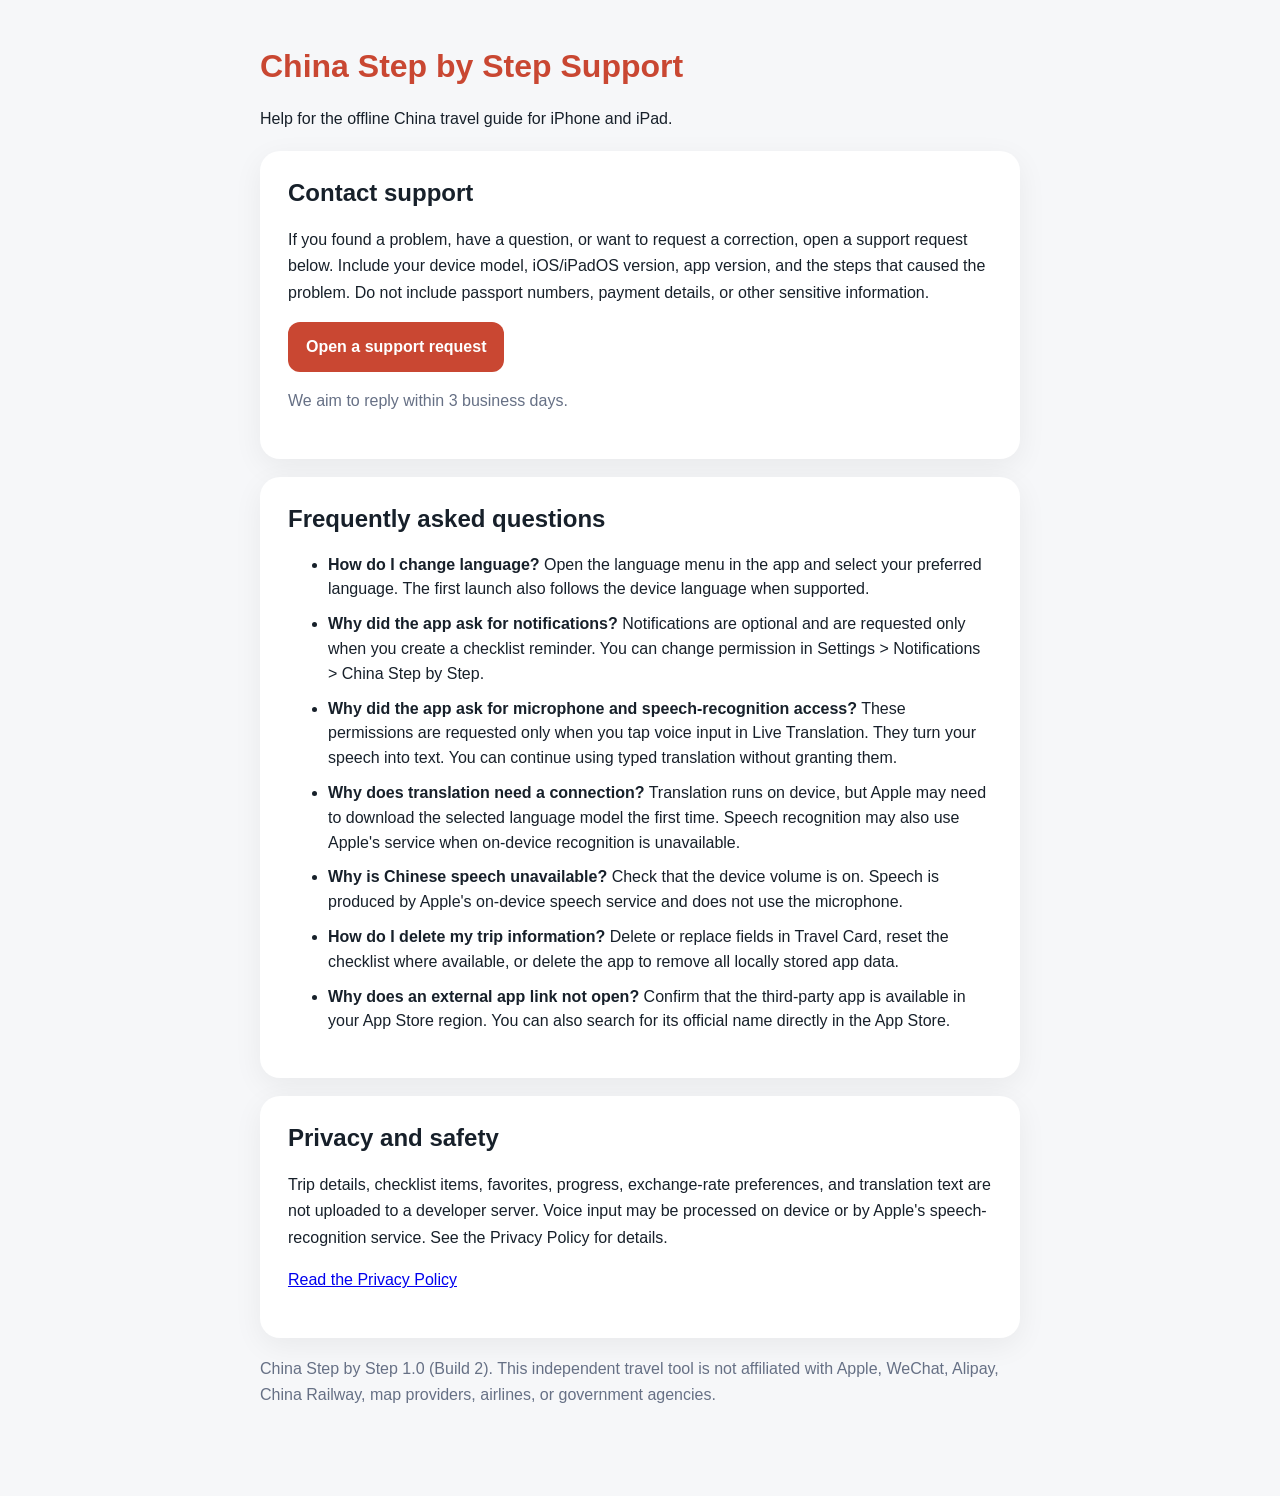
<file: support.html>
<!doctype html>
<html lang="en">
<head>
  <meta charset="utf-8">
  <meta name="viewport" content="width=device-width, initial-scale=1">
  <title>China Step by Step Support</title>
  <style>
    :root { color-scheme: light dark; font-family: -apple-system, BlinkMacSystemFont, "Segoe UI", sans-serif; }
    body { margin: 0; background: #f6f7f9; color: #17202a; }
    main { max-width: 760px; margin: 0 auto; padding: 48px 20px 72px; }
    .card { background: white; border-radius: 20px; padding: 28px; margin: 18px 0; box-shadow: 0 8px 30px rgba(0,0,0,.06); }
    h1, h2 { margin-top: 0; } h1 { color: #c94732; }
    a.button { display: inline-block; padding: 12px 18px; border-radius: 12px; background: #c94732; color: white; text-decoration: none; font-weight: 700; }
    li { margin: 10px 0; line-height: 1.55; } p { line-height: 1.65; }
    .muted { color: #667085; }
    @media (prefers-color-scheme: dark) { body { background: #111418; color: #f3f4f6; } .card { background: #1d2229; } .muted { color: #aeb7c4; } }
  </style>
</head>
<body>
<main>
  <h1>China Step by Step Support</h1>
  <p>Help for the offline China travel guide for iPhone and iPad.</p>

  <section class="card">
    <h2>Contact support</h2>
    <p>If you found a problem, have a question, or want to request a correction, open a support request below. Include your device model, iOS/iPadOS version, app version, and the steps that caused the problem. Do not include passport numbers, payment details, or other sensitive information.</p>
    <p><a class="button" href="https://github.com/Kirala-git/china-step-by-step-privacy/issues/new">Open a support request</a></p>
    <p class="muted">We aim to reply within 3 business days.</p>
  </section>

  <section class="card">
    <h2>Frequently asked questions</h2>
    <ul>
      <li><strong>How do I change language?</strong> Open the language menu in the app and select your preferred language. The first launch also follows the device language when supported.</li>
      <li><strong>Why did the app ask for notifications?</strong> Notifications are optional and are requested only when you create a checklist reminder. You can change permission in Settings &gt; Notifications &gt; China Step by Step.</li>
      <li><strong>Why did the app ask for microphone and speech-recognition access?</strong> These permissions are requested only when you tap voice input in Live Translation. They turn your speech into text. You can continue using typed translation without granting them.</li>
      <li><strong>Why does translation need a connection?</strong> Translation runs on device, but Apple may need to download the selected language model the first time. Speech recognition may also use Apple's service when on-device recognition is unavailable.</li>
      <li><strong>Why is Chinese speech unavailable?</strong> Check that the device volume is on. Speech is produced by Apple's on-device speech service and does not use the microphone.</li>
      <li><strong>How do I delete my trip information?</strong> Delete or replace fields in Travel Card, reset the checklist where available, or delete the app to remove all locally stored app data.</li>
      <li><strong>Why does an external app link not open?</strong> Confirm that the third-party app is available in your App Store region. You can also search for its official name directly in the App Store.</li>
    </ul>
  </section>

  <section class="card">
    <h2>Privacy and safety</h2>
    <p>Trip details, checklist items, favorites, progress, exchange-rate preferences, and translation text are not uploaded to a developer server. Voice input may be processed on device or by Apple's speech-recognition service. See the Privacy Policy for details.</p>
    <p><a href="index.html">Read the Privacy Policy</a></p>
  </section>

  <p class="muted">China Step by Step 1.0 (Build 2). This independent travel tool is not affiliated with Apple, WeChat, Alipay, China Railway, map providers, airlines, or government agencies.</p>
</main>
</body>
</html>
</file>
<file: product-site/launch.css>
:root { --red:#df2f24; --cream:#f5f0e6; --ink:#10211e; --jade:#0f6657; --gold:#d6a63c; }
* { box-sizing:border-box; }
html { scroll-behavior:smooth; background:var(--cream); }
body { margin:0; color:var(--ink); background:var(--cream); font-family:Arial, Helvetica, sans-serif; }
a { color:inherit; text-decoration:none; }
button { font:inherit; }
.nav { height:82px; display:flex; align-items:center; justify-content:space-between; position:absolute; z-index:20; top:0; left:0; right:0; padding:0 5vw; color:white; border-bottom:1px solid rgba(255,255,255,.24); }
.logo,.footer-brand { display:flex; align-items:center; gap:11px; font-size:10px; line-height:1.02; letter-spacing:.12em; }
.logo>span,.footer-brand>span { width:39px; height:39px; display:grid; place-items:center; background:var(--red); color:white; font-family:Georgia,serif; font-size:21px; border-radius:50% 50% 50% 8px; }
.nav-links { display:flex; align-items:center; gap:30px; font-size:12px; font-weight:700; }
.nav-links>a:not(.nav-cta) { opacity:.85; }
.nav-links>a:hover { opacity:1; }
.nav-cta { background:white; color:var(--ink); padding:13px 18px; border-radius:3px; }
.menu { display:none; border:0; background:transparent; color:white; font-size:24px; }
.hero { height:max(720px,100vh); min-height:700px; position:relative; overflow:hidden; color:white; display:flex; align-items:center; }
.hero-image { position:absolute; inset:0; width:100%; height:100%; object-fit:cover; object-position:center 42%; transform:scale(1.01); }
.hero-shade { position:absolute; inset:0; background:linear-gradient(90deg,rgba(7,24,21,.88) 0%,rgba(7,24,21,.57) 42%,rgba(7,24,21,.08) 75%),linear-gradient(0deg,rgba(5,16,15,.5),transparent 48%); }
.hero-copy { z-index:2; width:min(720px,56vw); margin-left:8vw; padding-top:60px; }
.eyebrow,.kicker { font-size:11px; letter-spacing:.22em; font-weight:900; }
.eyebrow { display:flex; align-items:center; gap:9px; color:#f2dbc1; }
.eyebrow span { width:20px; height:2px; background:var(--red); }
.hero h1,.section-intro h2,.product h2,.discover h2,.final-cta h2 { font-family:Georgia,"Times New Roman",serif; font-weight:400; letter-spacing:-.055em; }
.hero h1 { font-size:clamp(62px,8vw,118px); line-height:.84; margin:24px 0 30px; }
h1 em,h2 i { font-weight:400; color:#f0c766; }
.hero-copy>p { max-width:610px; font-size:18px; line-height:1.6; color:rgba(255,255,255,.78); }
.hero-actions { margin-top:38px; display:flex; align-items:center; gap:28px; }
.store-button { min-width:290px; height:65px; display:flex; align-items:center; gap:12px; padding:0 18px; background:var(--ink); color:white; border-radius:3px; box-shadow:0 10px 30px rgba(0,0,0,.18); transition:.25s; }
.store-button:hover { transform:translateY(-3px); }
.store-button.light { background:white; color:var(--ink); }
.store-button .apple { width:26px; font-size:28px; position:relative; color:var(--ink); }
.store-button .apple:after { content:""; position:absolute; width:7px; height:11px; border-radius:100% 0; background:currentColor; top:-5px; right:2px; transform:rotate(35deg); }
.store-button>span:nth-child(2) { flex:1; display:flex; flex-direction:column; }
.store-button small { font-size:9px; text-transform:uppercase; letter-spacing:.16em; opacity:.62; }
.store-button b { font-size:15px; margin-top:3px; }
.arrow { font-size:20px; }
.text-link { font-weight:800; font-size:13px; border-bottom:1px solid rgba(255,255,255,.55); padding:8px 0; }
.text-link span { margin-left:15px; }
.hero-proof { position:absolute; z-index:2; right:5vw; bottom:7vh; display:flex; color:white; backdrop-filter:blur(12px); background:rgba(7,24,21,.44); border:1px solid rgba(255,255,255,.22); }
.hero-proof div { min-width:120px; padding:18px 20px; border-right:1px solid rgba(255,255,255,.18); display:flex; flex-direction:column; }
.hero-proof div:last-child { border:0; }
.hero-proof b { font-family:Georgia,serif; font-size:24px; color:#f0c766; }
.hero-proof span { font-size:9px; letter-spacing:.1em; text-transform:uppercase; opacity:.7; margin-top:3px; }
.scroll-note { position:absolute; z-index:2; left:5vw; bottom:7vh; font-size:8px; letter-spacing:.18em; writing-mode:vertical-rl; display:flex; align-items:center; gap:12px; opacity:.8; }
.confidence,.discover { padding:120px 8vw; }
.section-intro { max-width:900px; }
.kicker { color:var(--red); margin:0 0 20px; }
.section-intro h2,.discover h2 { font-size:clamp(52px,6.2vw,90px); line-height:.98; margin:0; }
.section-intro h2 i,.discover h2 i { color:var(--jade); }
.lead { max-width:610px; margin:32px 0 0 auto; color:#5e6865; font-size:17px; line-height:1.75; }
.feature-row { display:grid; grid-template-columns:repeat(3,1fr); border-top:1px solid #cfc8ba; margin-top:80px; }
.feature-row article { padding:35px 8% 25px 0; border-right:1px solid #cfc8ba; }
.feature-row article+article { padding-left:10%; }
.feature-row article:last-child { border:0; }
.feature-row span { color:var(--red); font-size:10px; letter-spacing:.18em; font-weight:900; }
.feature-row h3 { font-family:Georgia,serif; font-weight:400; font-size:31px; margin:45px 0 12px; }
.feature-row p { color:#69726f; line-height:1.65; font-size:14px; max-width:290px; }
.product { min-height:850px; background:var(--jade); color:white; display:grid; grid-template-columns:42% 58%; overflow:hidden; }
.product-copy { padding:105px 5vw 90px 8vw; align-self:center; }
.light-kicker { color:#f0c766; }
.product h2 { font-size:clamp(58px,6vw,90px); line-height:.9; margin:0; }
.product-copy>p:not(.kicker) { color:rgba(255,255,255,.7); font-size:16px; line-height:1.7; max-width:470px; margin:25px 0; }
.product ul { list-style:none; padding:0; margin:30px 0 36px; max-width:500px; }
.product li { display:flex; align-items:flex-start; gap:14px; padding:15px 0; border-top:1px solid rgba(255,255,255,.18); }
.product li>span { width:26px; height:26px; display:grid; place-items:center; flex:0 0 auto; border:1px solid #f0c766; border-radius:50%; color:#f0c766; font-size:11px; }
.product li div { display:flex; flex-direction:column; gap:5px; }
.product li b { font-family:Georgia,serif; font-size:18px; font-weight:400; }
.product li small { color:rgba(255,255,255,.58); line-height:1.4; }
.phones { position:relative; min-height:850px; background:radial-gradient(circle at 50% 46%,#2b8979 0%,#0a5448 58%,#08443b 100%); }
.phone { position:absolute; background:#111; padding:8px; border-radius:34px; box-shadow:0 28px 70px rgba(0,0,0,.35); overflow:hidden; }
.phone img { display:block; width:100%; height:100%; object-fit:cover; border-radius:27px; }
.phone-center { width:272px; height:588px; left:50%; top:115px; transform:translateX(-50%); z-index:3; }
.phone-left,.phone-right { width:214px; height:463px; top:205px; filter:saturate(.86); }
.phone-left { left:5%; transform:rotate(-8deg); }
.phone-right { right:4%; transform:rotate(8deg); }
.float-card { position:absolute; z-index:5; background:white; color:var(--ink); padding:15px; box-shadow:0 15px 40px rgba(0,0,0,.25); font-size:12px; }
.card-one { left:7%; top:125px; display:flex; align-items:center; gap:10px; }
.card-one span { width:30px; height:30px; display:grid; place-items:center; color:white; border-radius:50%; background:var(--red); }
.card-two { right:7%; bottom:130px; display:flex; flex-direction:column; gap:7px; }
.card-two span { color:var(--jade); font-size:8px; letter-spacing:.15em; }
.discover-head { display:flex; align-items:flex-end; justify-content:space-between; gap:50px; margin-bottom:55px; }
.discover-head>p { color:#69726f; line-height:1.7; max-width:430px; }
.gallery { display:grid; grid-template-columns:1.05fr 1.35fr; grid-template-rows:310px 310px; gap:16px; }
.gallery figure { margin:0; position:relative; overflow:hidden; background:#ddd; }
.gallery .tall { grid-row:1/3; }
.gallery img { width:100%; height:100%; object-fit:cover; transition:transform .7s ease; }
.gallery figure:hover img { transform:scale(1.04); }
.gallery figure:after { content:""; position:absolute; inset:0; background:linear-gradient(0deg,rgba(5,20,17,.72),transparent 55%); }
.gallery figcaption { position:absolute; z-index:2; left:25px; bottom:22px; color:white; display:flex; flex-direction:column; gap:6px; }
.gallery figcaption small { font-size:8px; letter-spacing:.18em; }
.gallery figcaption b { font-family:Georgia,serif; font-size:25px; font-weight:400; }
.photo-credit { text-align:right; color:#858b87; font-size:9px; }
.quote { text-align:center; padding:110px 20px 130px; background:#ece5d8; }
.quote-mark { font-family:Georgia,serif; color:var(--red); font-size:68px; line-height:.7; }
.quote blockquote { font-family:Georgia,serif; font-size:clamp(44px,5.4vw,76px); line-height:1.04; margin:15px auto 24px; letter-spacing:-.04em; }
.quote blockquote i { color:var(--jade); }
.quote p { color:#737a76; }
.final-cta { min-height:680px; display:grid; grid-template-columns:1fr 1fr; background:var(--ink); color:white; }
.final-copy { padding:100px 7vw 80px 8vw; display:flex; flex-direction:column; align-items:flex-start; justify-content:center; }
.final-cta h2 { font-size:clamp(68px,7vw,108px); line-height:.85; margin:0; }
.final-cta h2 i { color:#f0c766; }
.final-copy>p:not(.kicker) { color:rgba(255,255,255,.65); line-height:1.6; margin:27px 0 32px; max-width:460px; }
.final-copy>small { opacity:.45; font-size:9px; margin-top:20px; }
.final-cta>img { width:100%; height:100%; object-fit:cover; }
footer { background:#091411; color:white; min-height:180px; padding:50px 5vw; display:grid; grid-template-columns:1fr 1fr 1fr; align-items:start; gap:30px; }
.footer-brand>span { width:35px; height:35px; font-size:18px; }
footer>p { font-family:Georgia,serif; color:#c9bda9; text-align:center; }
footer>div:nth-of-type(2) { display:flex; justify-content:flex-end; gap:23px; font-size:11px; }
footer>small { grid-column:1/-1; padding-top:25px; border-top:1px solid rgba(255,255,255,.1); opacity:.4; font-size:9px; }
.reveal { opacity:0; transform:translateY(24px); transition:opacity .8s ease,transform .8s ease; }
.reveal.visible { opacity:1; transform:none; }
@media(max-width:900px){
  .nav { height:68px; padding:0 20px; }.nav-links { display:none; position:absolute; top:68px; left:0; right:0; background:#0c2b25; flex-direction:column; align-items:stretch; padding:25px; }.nav-links.open { display:flex; }.menu { display:block; }
  .hero { min-height:760px; }.hero-copy { width:auto; margin:0 22px; padding-top:40px; }.hero h1 { font-size:62px; }.hero-copy>p { font-size:15px; }.hero-actions { align-items:flex-start; flex-direction:column; gap:14px; }.hero-proof { left:22px; right:22px; bottom:25px; }.hero-proof div { min-width:0; flex:1; padding:13px 10px; }.hero-proof b { font-size:20px; }.scroll-note { display:none; }
  .confidence,.discover { padding:80px 22px; }.section-intro h2,.discover h2 { font-size:50px; }.lead { margin-left:0; }.feature-row { grid-template-columns:1fr; margin-top:50px; }.feature-row article,.feature-row article+article { border-right:0; border-bottom:1px solid #cfc8ba; padding:28px 0; }.feature-row h3 { margin-top:22px; }
  .product { grid-template-columns:1fr; }.product-copy { padding:75px 22px; }.phones { min-height:680px; }.phone-center { width:230px;height:498px;top:80px}.phone-left,.phone-right{width:155px;height:335px;top:175px}.phone-left{left:-10%}.phone-right{right:-10%}.card-one{left:3%;top:75px}.card-two{right:3%;bottom:65px}
  .discover-head { align-items:flex-start; flex-direction:column; }.gallery { grid-template-columns:1fr; grid-template-rows:480px 260px 260px; }.gallery .tall { grid-row:auto; }.quote { padding:85px 22px; }.quote blockquote { font-size:42px; }
  .final-cta { grid-template-columns:1fr; }.final-copy { padding:85px 22px; }.final-cta>img { height:390px; }.final-cta h2 { font-size:70px; }
  footer { grid-template-columns:1fr; text-align:left; }.footer-brand{justify-content:flex-start}footer>p{text-align:left}footer>div:nth-of-type(2){justify-content:flex-start}footer>small{grid-column:auto}
}
@media(max-width:420px){ .store-button { min-width:0; width:100%; }.hero-proof span{font-size:7px}.gallery{grid-template-rows:410px 230px 230px}.card-one{display:none}.phone-left{left:-20%}.phone-right{right:-20%} }
</file>
